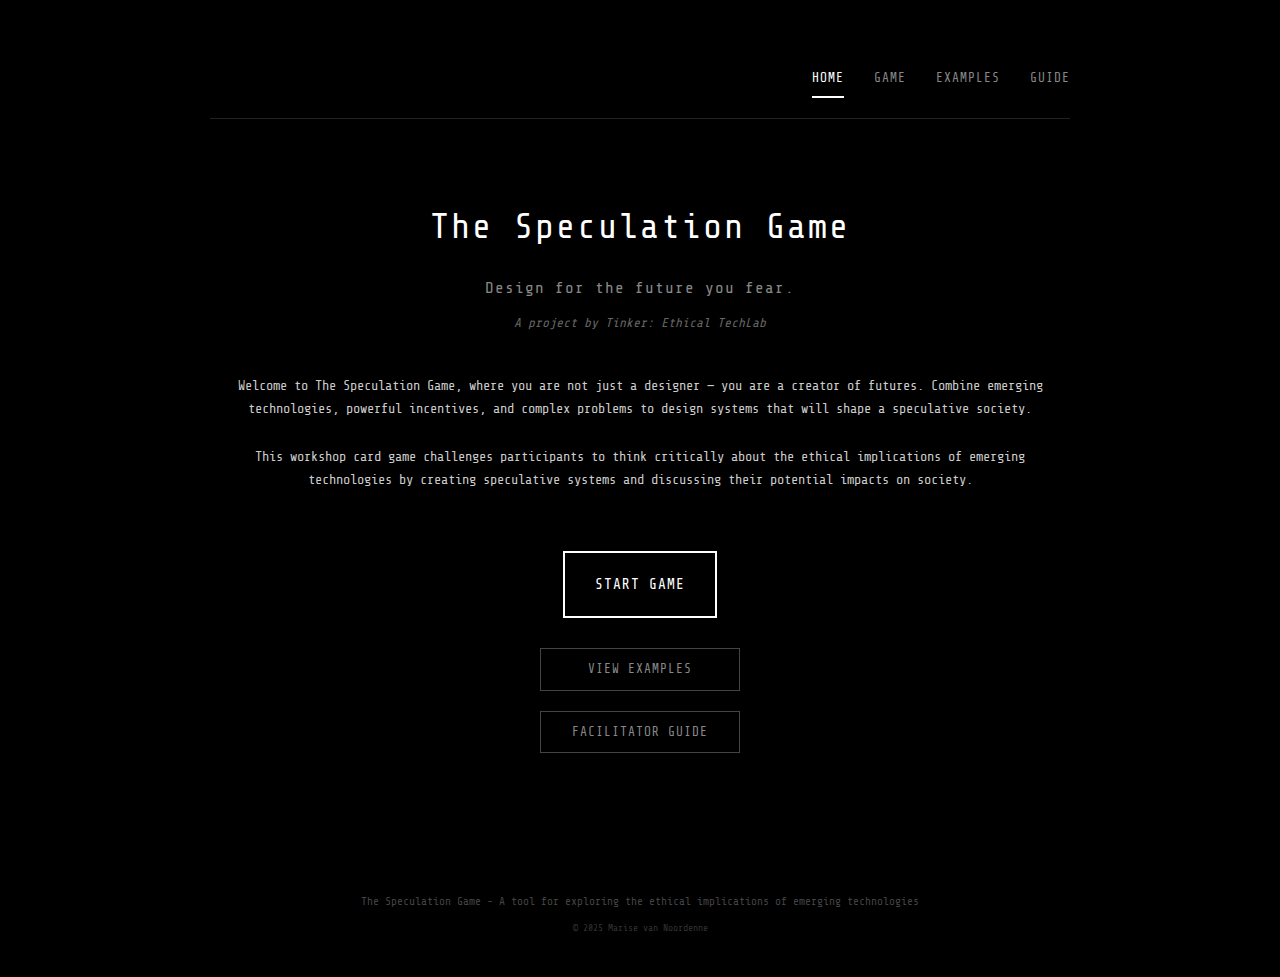
<file: index.html>
<!DOCTYPE html>
<html lang="en">
<head>
    <meta charset="UTF-8">
    <meta name="viewport" content="width=device-width, initial-scale=1.0">
    <title>#The Speculation Game</title>
    <link rel="stylesheet" href="styles.css">
    <link rel="icon" type="image/png" href="favicon.png">
    <link href="https://fonts.googleapis.com/css2?family=Share+Tech+Mono&display=swap" rel="stylesheet">
</head>
<body>
    <div class="container">
        <header class="header-compact header-compact-nav-only">
            <nav class="top-nav">
                <a href="index.html" class="nav-item active">Home</a>
                <a href="game.html" class="nav-item">Game</a>
                <a href="examples.html" class="nav-item">Examples</a>
                <a href="guide.html" class="nav-item">Guide</a>
            </nav>
        </header>
        
        <main class="home-main">
            <header class="home-header">
                <h1 class="home-title">The Speculation Game</h1>
                <p class="home-subtitle">Design for the future you fear.</p>
                <p class="home-tagline">A project by Tinker: Ethical TechLab</p>
            </header>

            <section class="home-intro">
                <div class="home-intro-content">
                    <p>Welcome to The Speculation Game, where you are not just a designer — you are a creator of futures. Combine emerging technologies, powerful incentives, and complex problems to design systems that will shape a speculative society.</p>
                    
                    <p>This workshop card game challenges participants to think critically about the ethical implications of emerging technologies by creating speculative systems and discussing their potential impacts on society.</p>
                </div>
            </section>

            <section class="home-actions">
                <div class="primary-action">
                    <a href="game.html" class="btn-start-game">
                        <span class="start-text">Start Game</span>
                    </a>
                </div>
                
                <div class="secondary-actions-home">
                    <a href="examples.html" class="home-link">View Examples</a>
                    <a href="guide.html" class="home-link">Facilitator Guide</a>
                </div>
            </section>
        </main>

        <footer class="footer">
            <p>The Speculation Game - A tool for exploring the ethical implications of emerging technologies</p>
            <p class="copyright">© 2025 Marise van Noordenne</p>
        </footer>
    </div>
</body>
</html>
</file>
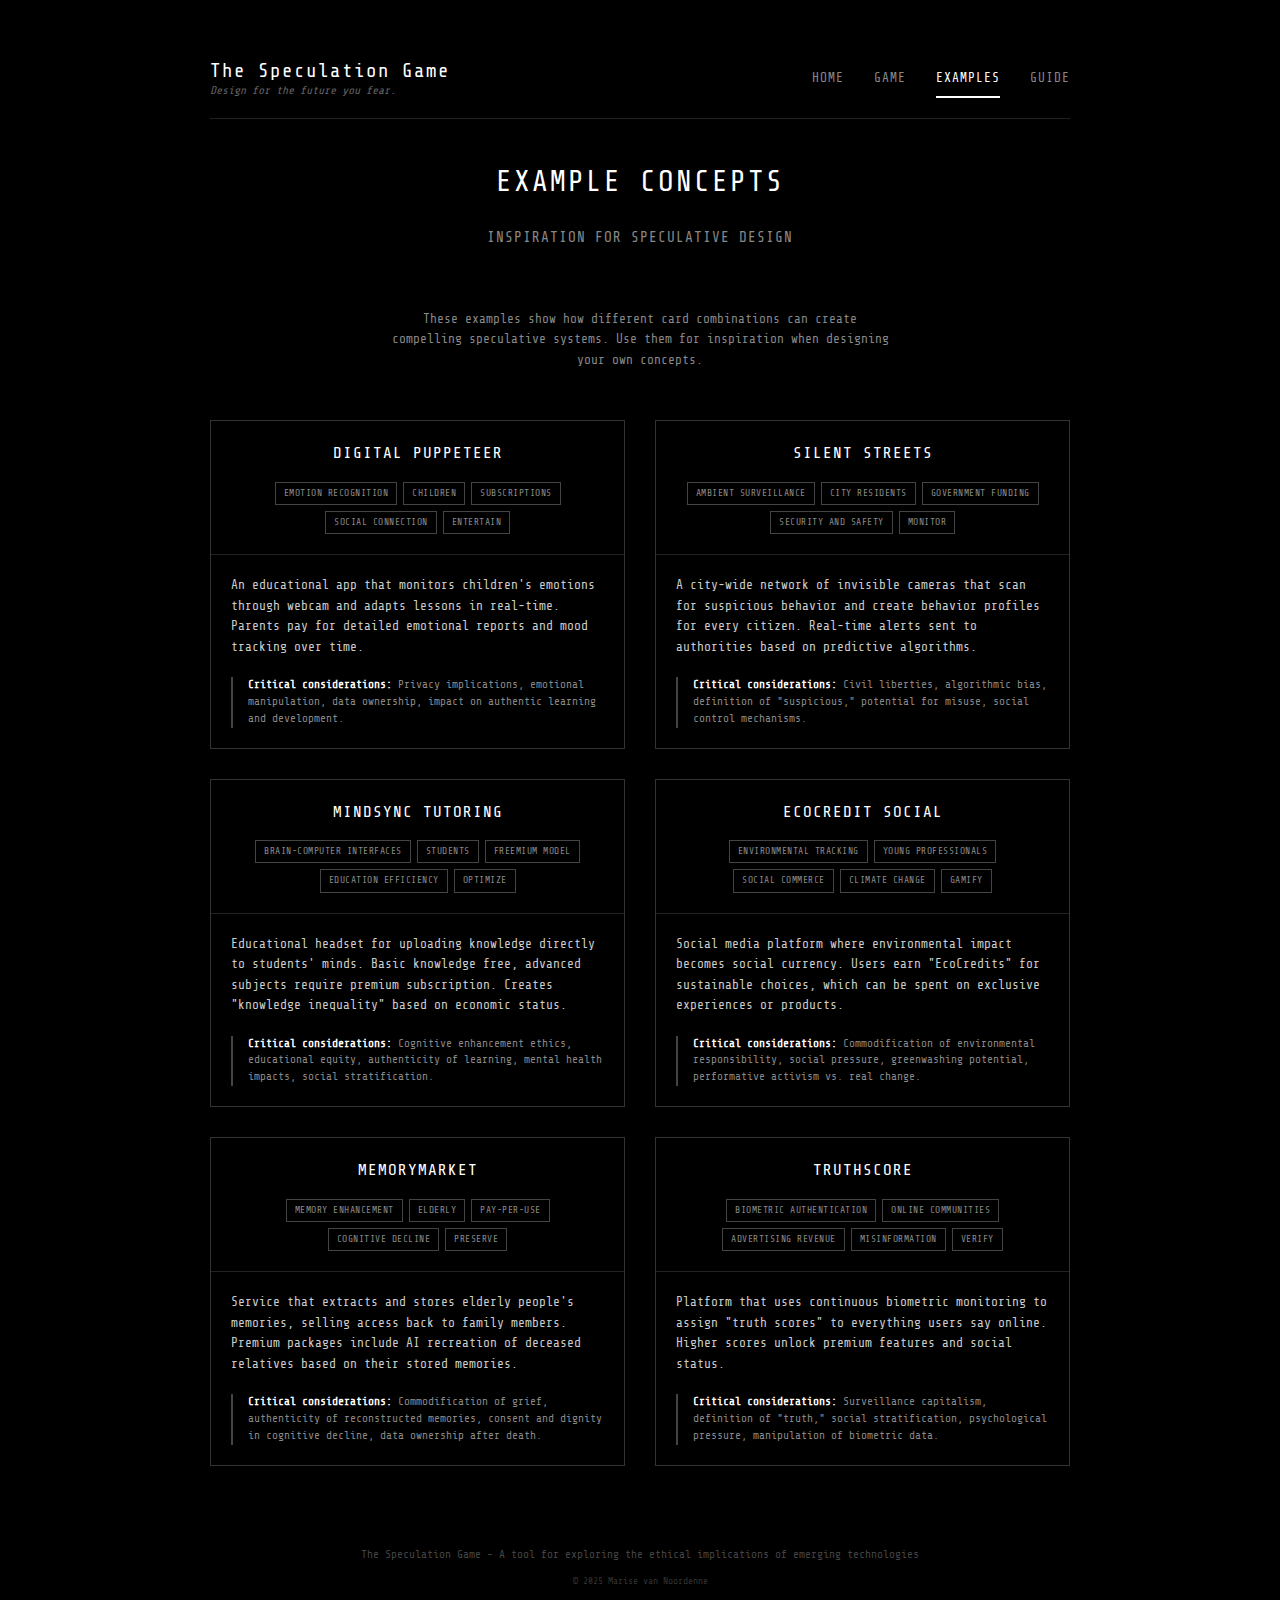
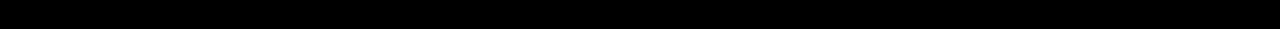
<file: examples.html>
<!DOCTYPE html>
<html lang="en">
<head>
    <meta charset="UTF-8">
    <meta name="viewport" content="width=device-width, initial-scale=1.0">
    <title>Example Concepts - The Speculation Game</title>
    <link rel="stylesheet" href="styles.css">
    <link href="https://fonts.googleapis.com/css2?family=Share+Tech+Mono&display=swap" rel="stylesheet">
</head>
<body>
    <div class="container">
        <header class="header-compact">
            <div class="header-left">
                <a href="index.html" class="title-link-compact">
                    <h1 class="title-compact">The Speculation Game</h1>
                    <p class="tagline-compact">Design for the future you fear.</p>
                </a>
            </div>
            
            <nav class="top-nav">
                <a href="index.html" class="nav-item">Home</a>
                <a href="game.html" class="nav-item">Game</a>
                <a href="examples.html" class="nav-item active">Examples</a>
                <a href="guide.html" class="nav-item">Guide</a>
            </nav>
        </header>
        
        <div class="page-header">
            <h2 class="page-title">Example Concepts</h2>
            <p class="page-subtitle">Inspiration for speculative design</p>
        </div>

        <main class="main">
            <section class="examples-section-main">
                <p class="section-intro">These examples show how different card combinations can create compelling speculative systems. Use them for inspiration when designing your own concepts.</p>
                
                <div class="examples-cards-grid">
                    <div class="example-card-container">
                        <div class="example-card-header">
                            <h4>Digital Puppeteer</h4>
                            <div class="example-cards-tags">
                                <span class="tag">Emotion Recognition</span>
                                <span class="tag">Children</span>
                                <span class="tag">Subscriptions</span>
                                <span class="tag">Social Connection</span>
                                <span class="tag">Entertain</span>
                            </div>
                        </div>
                        <div class="example-card-content">
                            <p class="example-description">An educational app that monitors children's emotions through webcam and adapts lessons in real-time. Parents pay for detailed emotional reports and mood tracking over time.</p>
                            <div class="example-analysis">
                                <strong>Critical considerations:</strong> Privacy implications, emotional manipulation, data ownership, impact on authentic learning and development.
                            </div>
                        </div>
                    </div>

                    <div class="example-card-container">
                        <div class="example-card-header">
                            <h4>Silent Streets</h4>
                            <div class="example-cards-tags">
                                <span class="tag">Ambient Surveillance</span>
                                <span class="tag">City Residents</span>
                                <span class="tag">Government Funding</span>
                                <span class="tag">Security and Safety</span>
                                <span class="tag">Monitor</span>
                            </div>
                        </div>
                        <div class="example-card-content">
                            <p class="example-description">A city-wide network of invisible cameras that scan for suspicious behavior and create behavior profiles for every citizen. Real-time alerts sent to authorities based on predictive algorithms.</p>
                            <div class="example-analysis">
                                <strong>Critical considerations:</strong> Civil liberties, algorithmic bias, definition of "suspicious," potential for misuse, social control mechanisms.
                            </div>
                        </div>
                    </div>

                    <div class="example-card-container">
                        <div class="example-card-header">
                            <h4>MindSync Tutoring</h4>
                            <div class="example-cards-tags">
                                <span class="tag">Brain-Computer Interfaces</span>
                                <span class="tag">Students</span>
                                <span class="tag">Freemium Model</span>
                                <span class="tag">Education Efficiency</span>
                                <span class="tag">Optimize</span>
                            </div>
                        </div>
                        <div class="example-card-content">
                            <p class="example-description">Educational headset for uploading knowledge directly to students' minds. Basic knowledge free, advanced subjects require premium subscription. Creates "knowledge inequality" based on economic status.</p>
                            <div class="example-analysis">
                                <strong>Critical considerations:</strong> Cognitive enhancement ethics, educational equity, authenticity of learning, mental health impacts, social stratification.
                            </div>
                        </div>
                    </div>

                    <div class="example-card-container">
                        <div class="example-card-header">
                            <h4>EcoCredit Social</h4>
                            <div class="example-cards-tags">
                                <span class="tag">Environmental Tracking</span>
                                <span class="tag">Young Professionals</span>
                                <span class="tag">Social Commerce</span>
                                <span class="tag">Climate Change</span>
                                <span class="tag">Gamify</span>
                            </div>
                        </div>
                        <div class="example-card-content">
                            <p class="example-description">Social media platform where environmental impact becomes social currency. Users earn "EcoCredits" for sustainable choices, which can be spent on exclusive experiences or products.</p>
                            <div class="example-analysis">
                                <strong>Critical considerations:</strong> Commodification of environmental responsibility, social pressure, greenwashing potential, performative activism vs. real change.
                            </div>
                        </div>
                    </div>

                    <div class="example-card-container">
                        <div class="example-card-header">
                            <h4>MemoryMarket</h4>
                            <div class="example-cards-tags">
                                <span class="tag">Memory Enhancement</span>
                                <span class="tag">Elderly</span>
                                <span class="tag">Pay-per-use</span>
                                <span class="tag">Cognitive Decline</span>
                                <span class="tag">Preserve</span>
                            </div>
                        </div>
                        <div class="example-card-content">
                            <p class="example-description">Service that extracts and stores elderly people's memories, selling access back to family members. Premium packages include AI recreation of deceased relatives based on their stored memories.</p>
                            <div class="example-analysis">
                                <strong>Critical considerations:</strong> Commodification of grief, authenticity of reconstructed memories, consent and dignity in cognitive decline, data ownership after death.
                            </div>
                        </div>
                    </div>

                    <div class="example-card-container">
                        <div class="example-card-header">
                            <h4>TruthScore</h4>
                            <div class="example-cards-tags">
                                <span class="tag">Biometric Authentication</span>
                                <span class="tag">Online Communities</span>
                                <span class="tag">Advertising Revenue</span>
                                <span class="tag">Misinformation</span>
                                <span class="tag">Verify</span>
                            </div>
                        </div>
                        <div class="example-card-content">
                            <p class="example-description">Platform that uses continuous biometric monitoring to assign "truth scores" to everything users say online. Higher scores unlock premium features and social status.</p>
                            <div class="example-analysis">
                                <strong>Critical considerations:</strong> Surveillance capitalism, definition of "truth," social stratification, psychological pressure, manipulation of biometric data.
                            </div>
                        </div>
                    </div>
                </div>
            </section>
        </main>

        <footer class="footer">
            <p>The Speculation Game - A tool for exploring the ethical implications of emerging technologies</p>
            <p class="copyright">© 2025 Marise van Noordenne</p>
        </footer>
    </div>
</body>
</html>
</file>
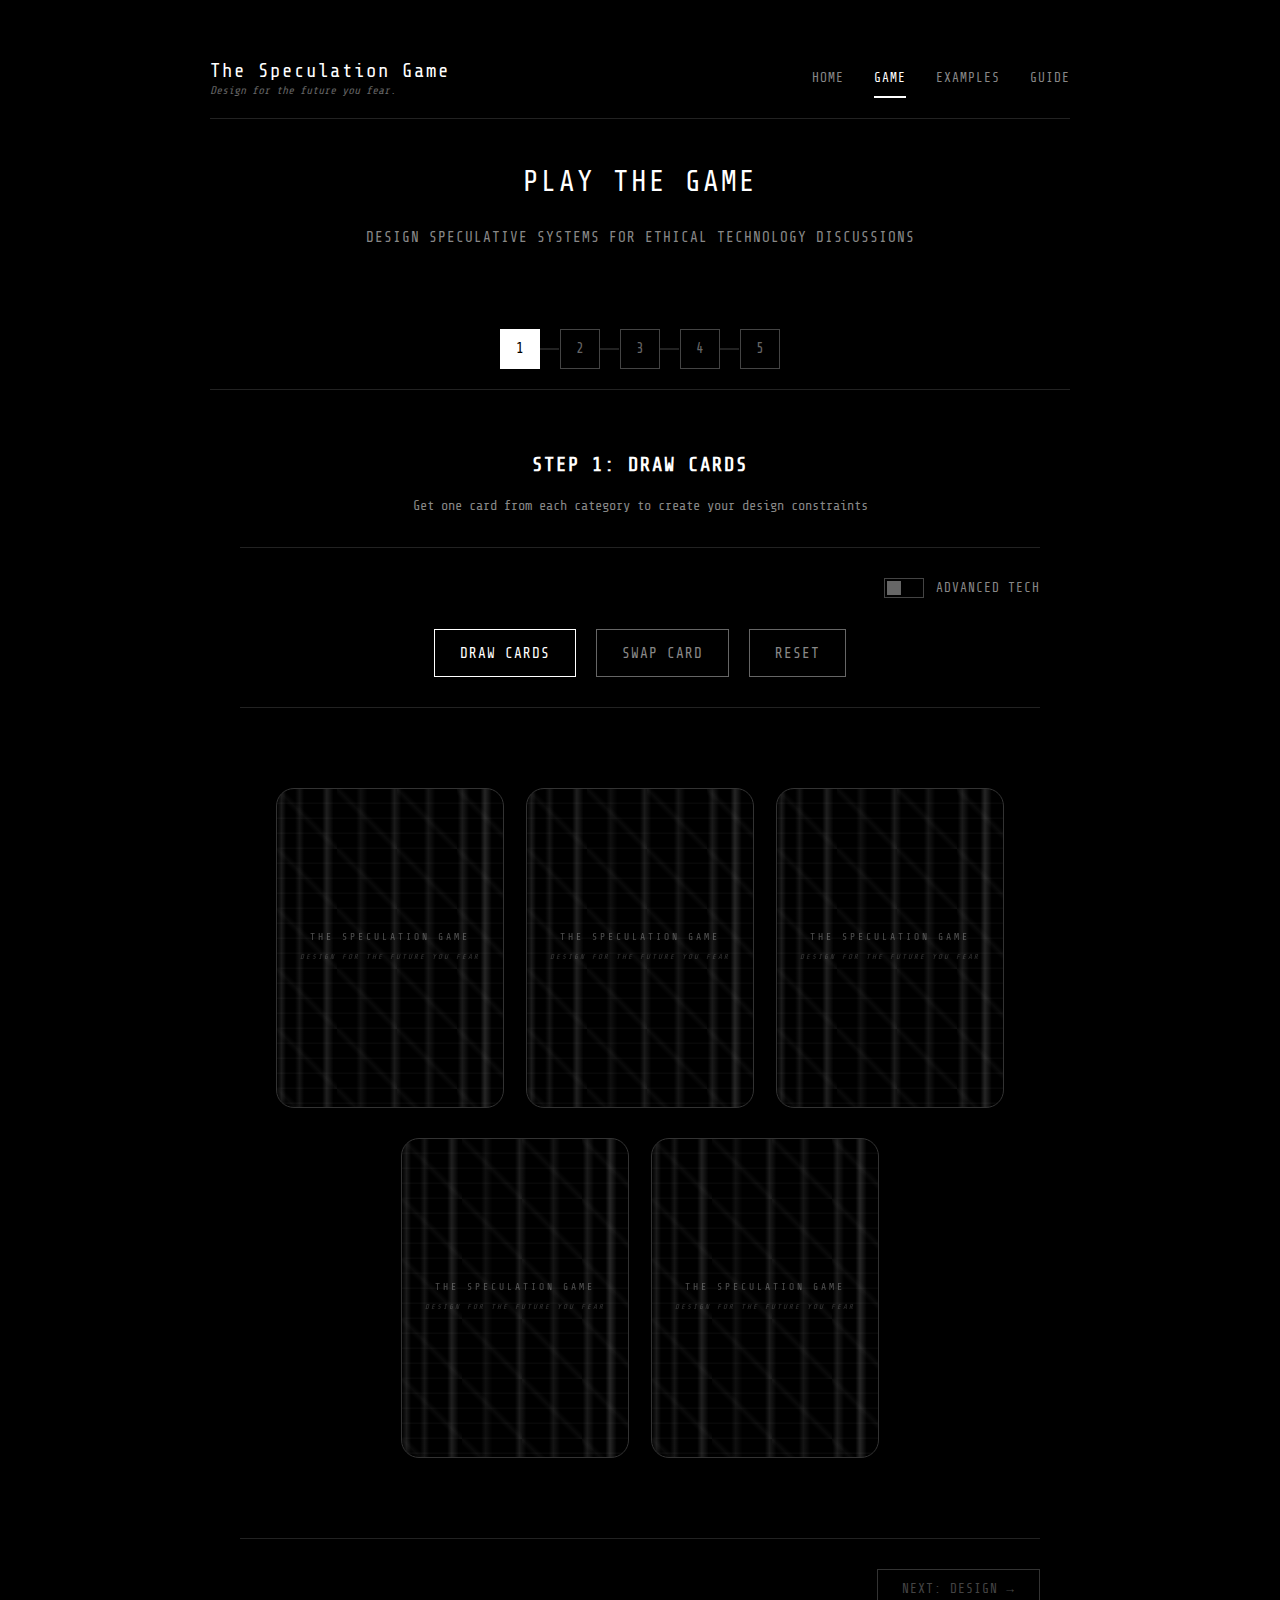
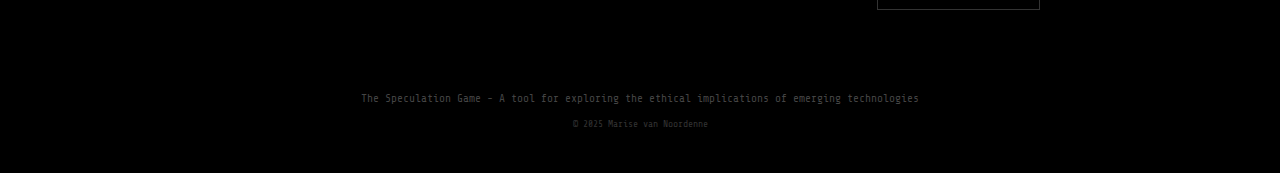
<file: game.html>
<!DOCTYPE html>
<html lang="en">
<head>
    <meta charset="UTF-8">
    <meta name="viewport" content="width=device-width, initial-scale=1.0">
    <title>#The Speculation Game</title>
    <link rel="stylesheet" href="styles.css">
    <link href="https://fonts.googleapis.com/css2?family=Share+Tech+Mono&display=swap" rel="stylesheet">
</head>
<body>
    <div class="container">
        <header class="header-compact">
            <div class="header-left">
                <a href="index.html" class="title-link-compact">
                    <h1 class="title-compact">The Speculation Game</h1>
                    <p class="tagline-compact">Design for the future you fear.</p>
                </a>
            </div>
            
            <nav class="top-nav">
                <a href="index.html" class="nav-item">Home</a>
                <a href="game.html" class="nav-item active">Game</a>
                <a href="examples.html" class="nav-item">Examples</a>
                <a href="guide.html" class="nav-item">Guide</a>
            </nav>
        </header>

        <div class="page-header">
            <h2 class="page-title">Play the Game</h2>
            <p class="page-subtitle">Design speculative systems for ethical technology discussions</p>
        </div>

        <main class="main">
            <!-- Step Progress Indicator -->
            <div class="step-progress">
                <div class="step-indicator active" data-step="1">1</div>
                <div class="step-indicator" data-step="2">2</div>
                <div class="step-indicator" data-step="3">3</div>
                <div class="step-indicator" data-step="4">4</div>
                <div class="step-indicator" data-step="5">5</div>
            </div>

            <section class="game-flow">
                <!-- Step 1: Draw Cards -->
                <div class="step-content active" id="step1">
                    <div class="step-header">
                        <h3>Step 1: Draw Cards</h3>
                        <p>Get one card from each category to create your design constraints</p>
                    </div>
                    
                    <div class="step-controls">
                        <div class="controls-header">
                            <div class="advanced-toggle-container">
                                <label class="toggle-label">
                                    <input type="checkbox" id="toggleAdvanced" class="toggle-input">
                                    <span class="toggle-slider"></span>
                                    <span class="toggle-text">Advanced Tech</span>
                                </label>
                            </div>
                        </div>
                        
                        <div class="action-buttons">
                            <button id="drawAllCards" class="btn-action">Draw Cards</button>
                            <button id="drawIndividual" class="btn-action">Swap Card</button>
                            <button id="resetCards" class="btn-action">Reset</button>
                        </div>
                    </div>

                    <div class="cards-container" id="cardsContainer">
                        <div class="card-slot" data-category="technology">
                            <div class="card-inner">
                                <div class="card-back">
                                    <div class="card-back-content">
                                        <div class="card-back-logo">⚡</div>
                                        <div class="card-back-title">The Speculation Game</div>
                                        <div class="card-back-subtitle">Design for the future you fear</div>
                                    </div>
                                </div>
                                <div class="card-front">
                                    <div class="card-header">
                                        <h3 id="technologyHeader">Technology</h3>
                                    </div>
                                    <div class="card-content" id="technologyCard">
                                        <div class="draw-prompt">Click "Draw Cards" or "Swap Card" to reveal a Technology card</div>
                                    </div>
                                </div>
                            </div>
                        </div>

                        <div class="card-slot" data-category="target">
                            <div class="card-inner">
                                <div class="card-back">
                                    <div class="card-back-content">
                                        <div class="card-back-logo">⚡</div>
                                        <div class="card-back-title">The Speculation Game</div>
                                        <div class="card-back-subtitle">Design for the future you fear</div>
                                    </div>
                                </div>
                                <div class="card-front">
                                    <div class="card-header">
                                        <h3>Target Group</h3>
                                    </div>
                                    <div class="card-content" id="targetCard">
                                        <div class="draw-prompt">Click "Draw Cards" or "Swap Card" to reveal a Target Group card</div>
                                    </div>
                                </div>
                            </div>
                        </div>

                        <div class="card-slot" data-category="revenue">
                            <div class="card-inner">
                                <div class="card-back">
                                    <div class="card-back-content">
                                        <div class="card-back-logo">⚡</div>
                                        <div class="card-back-title">The Speculation Game</div>
                                        <div class="card-back-subtitle">Design for the future you fear</div>
                                    </div>
                                </div>
                                <div class="card-front">
                                    <div class="card-header">
                                        <h3>Revenue Model</h3>
                                    </div>
                                    <div class="card-content" id="revenueCard">
                                        <div class="draw-prompt">Click "Draw Cards" or "Swap Card" to reveal a Revenue Model card</div>
                                    </div>
                                </div>
                            </div>
                        </div>

                        <div class="card-slot" data-category="problem">
                            <div class="card-inner">
                                <div class="card-back">
                                    <div class="card-back-content">
                                        <div class="card-back-logo">⚡</div>
                                        <div class="card-back-title">The Speculation Game</div>
                                        <div class="card-back-subtitle">Design for the future you fear</div>
                                    </div>
                                </div>
                                <div class="card-front">
                                    <div class="card-header">
                                        <h3>Problem</h3>
                                    </div>
                                    <div class="card-content" id="problemCard">
                                        <div class="draw-prompt">Click "Draw Cards" or "Swap Card" to reveal a Problem card</div>
                                    </div>
                                </div>
                            </div>
                        </div>

                        <div class="card-slot" data-category="purpose">
                            <div class="card-inner">
                                <div class="card-back">
                                    <div class="card-back-content">
                                        <div class="card-back-logo">⚡</div>
                                        <div class="card-back-title">The Speculation Game</div>
                                        <div class="card-back-subtitle">Design for the future you fear</div>
                                    </div>
                                </div>
                                <div class="card-front">
                                    <div class="card-header">
                                        <h3>Primary Purpose</h3>
                                    </div>
                                    <div class="card-content" id="purposeCard">
                                        <div class="draw-prompt">Click "Draw Cards" or "Swap Card" to reveal a Purpose card</div>
                                    </div>
                                </div>
                            </div>
                        </div>
                    </div>

                    <div class="step-navigation">
                        <div></div>
                        <button id="nextToStep2" class="btn-next" disabled title="Draw at least one card to continue">Next: Design →</button>
                    </div>
                </div>

                <!-- Step 2: Design Your System -->
                <div class="step-content" id="step2">
                    <div class="step-header">
                        <h3>Step 2: Design Your System</h3>
                        <p>Use the combination of your cards to design a speculative technology, product, or service. Be creative but stay within the logic of your cards.</p>
                    </div>

                    <div class="concept-summary" id="conceptSummary2">
                        <!-- Concept summary will be displayed here -->
                    </div>

                    <div class="concept-input-area">
                        <h4>Describe Your Concept:</h4>
                        <textarea id="conceptText" placeholder="Describe your speculative system here. What does it do? How does it work? Who uses it? What makes it compelling or concerning?"></textarea>
                        <p class="input-hint">Be specific about how your system combines the elements from your cards. Consider both positive uses and potential negative implications.</p>
                    </div>

                    <div class="step-navigation">
                        <button id="backToStep1" class="btn-back" title="Go back to change your cards">← Change Cards</button>
                        <button id="nextToStep3" class="btn-next" title="Continue to prototyping">Next: Prototype →</button>
                    </div>
                </div>

                <!-- Step 3: Develop Your Prototype -->
                <div class="step-content" id="step3">
                    <div class="step-header">
                        <h3>Step 3: Develop Your Prototype</h3>
                        <p>Use the tools and materials provided to make a digital or paper prototype. It can be as detailed as you feel comfortable with - a sketch or elaborate story is also fine.</p>
                    </div>

                    <div class="concept-summary" id="conceptSummary3">
                        <!-- Concept summary will be displayed here -->
                    </div>

                    <div class="step-navigation">
                        <button id="backToStep2" class="btn-back" title="Go back to design phase">← Back to Design</button>
                        <button id="nextToStep4" class="btn-next" title="Continue to presentation">Next: Present →</button>
                    </div>
                </div>

                <!-- Step 4: Present Your Concept -->
                <div class="step-content" id="step4">
                    <div class="step-header">
                        <h3>Step 4: Present Your Concept</h3>
                        <p>Share your concept with other players. What does it do? Who benefits? Who is harmed? Why would it be used?</p>
                    </div>

                    <div class="concept-summary" id="conceptSummary4">
                        <!-- Concept summary will be displayed here -->
                    </div>

                    <div class="step-navigation">
                        <button id="backToStep3" class="btn-back" title="Go back to prototyping">← Back to Prototype</button>
                        <button id="nextToStep5" class="btn-next" title="Continue to reflection">Next: Reflect →</button>
                    </div>
                </div>

                <!-- Step 5: Reflect and Discuss -->
                <div class="step-content" id="step5">
                    <div class="step-header">
                        <h3>Step 5: Reflect and Discuss</h3>
                        <p>Players can ask critical questions about the implications and impact of your system.</p>
                    </div>

                    <div class="concept-summary" id="conceptSummary5">
                        <!-- Concept summary will be displayed here -->
                    </div>
                    
                    <div class="questions">
                        <div class="question-card">
                            <h4>Critical Questions to Ask:</h4>
                            <ul>
                                <li>What is the hidden impact of your system?</li>
                                <li>Can your system be used for harm as well as good?</li>
                                <li>What would happen if this system became widely adopted?</li>
                                <li>Who benefits from this system? Who is harmed?</li>
                                <li>What assumptions does your design make about users?</li>
                            </ul>
                        </div>
                    </div>

                    <div class="step-navigation">
                        <button id="backToStep4" class="btn-back" title="Go back to presentation">← Back to Present</button>
                        <button id="startOver" class="btn-next" title="Start a new game">Start New Game</button>
                    </div>
                </div>
            </section>
        </main>

        <footer class="footer">
            <p>The Speculation Game - A tool for exploring the ethical implications of emerging technologies</p>
            <p class="copyright">© 2025 Marise van Noordenne</p>
        </footer>
    </div>

    <script src="script.js"></script>
</body>
</html>
</file>
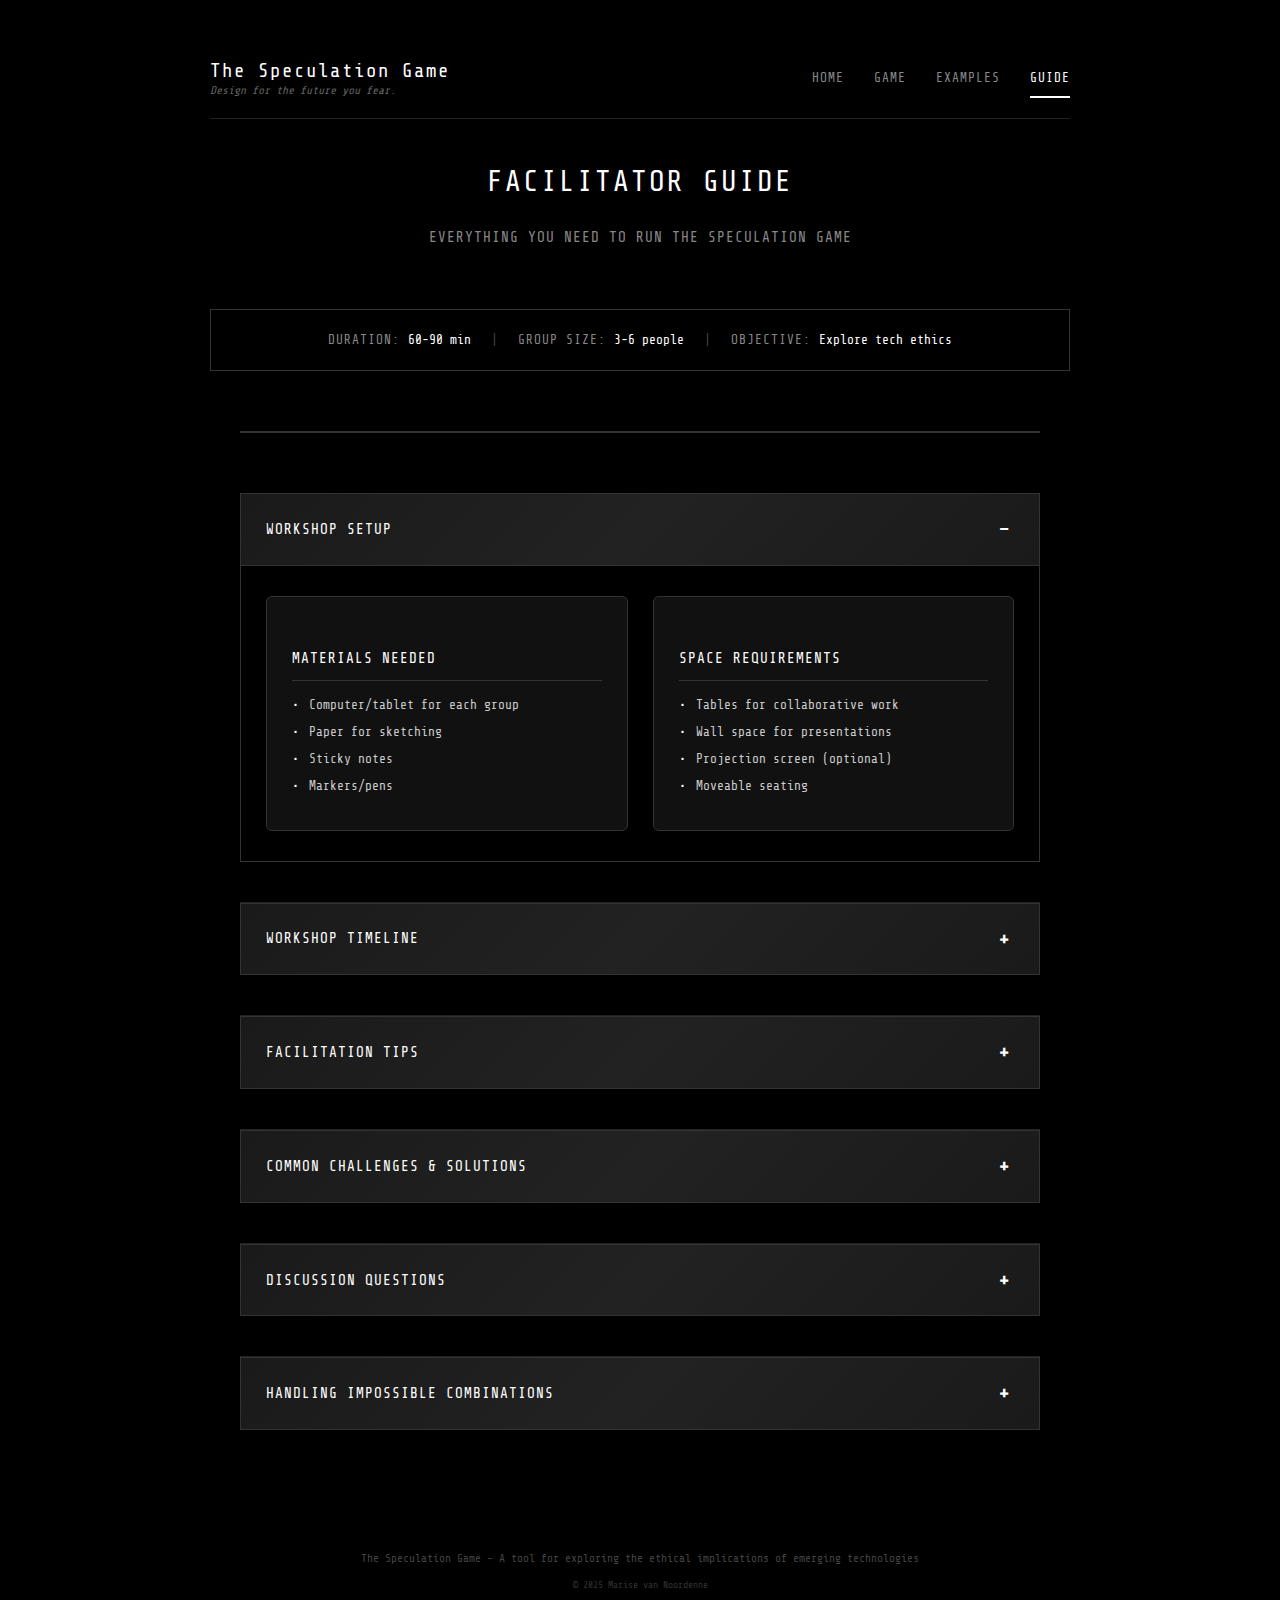
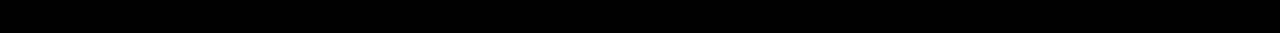
<file: guide.html>
<!DOCTYPE html>
<html lang="en">
<head>
    <meta charset="UTF-8">
    <meta name="viewport" content="width=device-width, initial-scale=1.0">
    <title>Facilitator Guide - The Speculation Game</title>
    <link rel="stylesheet" href="styles.css">
    <link href="https://fonts.googleapis.com/css2?family=Share+Tech+Mono&display=swap" rel="stylesheet">
</head>
<body>
    <div class="container">
        <header class="header-compact">
            <div class="header-left">
                <a href="index.html" class="title-link-compact">
                    <h1 class="title-compact">The Speculation Game</h1>
                    <p class="tagline-compact">Design for the future you fear.</p>
                </a>
            </div>
            
            <nav class="top-nav">
                <a href="index.html" class="nav-item">Home</a>
                <a href="game.html" class="nav-item">Game</a>
                <a href="examples.html" class="nav-item">Examples</a>
                <a href="guide.html" class="nav-item active">Guide</a>
            </nav>
        </header>
        
        <div class="page-header">
            <h2 class="page-title">Facilitator Guide</h2>
            <p class="page-subtitle">Everything you need to run The Speculation Game</p>
        </div>

        <main class="main">
            <!-- Quick Overview -->
            <section class="guide-overview">
                <div class="quick-facts-compact">
                    <div class="fact-item">
                        <span class="fact-label">Duration:</span>
                        <span class="fact-value">60-90 min</span>
                    </div>
                    <div class="fact-separator">|</div>
                    <div class="fact-item">
                        <span class="fact-label">Group Size:</span>
                        <span class="fact-value">3-6 people</span>
                    </div>
                    <div class="fact-separator">|</div>
                    <div class="fact-item">
                        <span class="fact-label">Objective:</span>
                        <span class="fact-value">Explore tech ethics</span>
                    </div>
                </div>
            </section>

            <section class="facilitator-guide">
                <!-- Workshop Setup -->
                <div class="guide-section collapsible-section">
                    <div class="section-header" onclick="toggleSection('setup')">
                        <h4>Workshop Setup</h4>
                        <span class="toggle-indicator" id="setup-indicator">+</span>
                    </div>
                    <div class="section-content" id="setup-content">
                        <div class="setup-grid">
                            <div class="setup-card">
                                <h5>Materials Needed</h5>
                                <ul>
                                    <li>Computer/tablet for each group</li>
                                    <li>Paper for sketching</li>
                                    <li>Sticky notes</li>
                                    <li>Markers/pens</li>
                                </ul>
                            </div>
                            <div class="setup-card">
                                <h5>Space Requirements</h5>
                                <ul>
                                    <li>Tables for collaborative work</li>
                                    <li>Wall space for presentations</li>
                                    <li>Projection screen (optional)</li>
                                    <li>Moveable seating</li>
                                </ul>
                            </div>
                        </div>
                    </div>
                </div>

                <!-- Workshop Timeline -->
                <div class="guide-section collapsible-section">
                    <div class="section-header" onclick="toggleSection('timeline')">
                        <h4>Workshop Timeline</h4>
                        <span class="toggle-indicator" id="timeline-indicator">+</span>
                    </div>
                    <div class="section-content" id="timeline-content">
                        <div class="timeline">
                            <div class="timeline-item">
                                <div class="timeline-time">10 min</div>
                                <div class="timeline-content">
                                    <h5>Opening & Introduction</h5>
                                    <ul>
                                        <li>Introduce speculative design concept</li>
                                        <li>Explain the game objectives</li>
                                        <li>Set expectations for uncomfortable ideas</li>
                                    </ul>
                                </div>
                            </div>
                            <div class="timeline-item">
                                <div class="timeline-time">30-40 min</div>
                                <div class="timeline-content">
                                    <h5>Card Drawing & System Design</h5>
                                    <ul>
                                        <li>Groups draw and review their cards</li>
                                        <li>Brainstorm and design their systems</li>
                                        <li>Develop specific implementation details</li>
                                    </ul>
                                </div>
                            </div>
                            <div class="timeline-item">
                                <div class="timeline-time">20-30 min</div>
                                <div class="timeline-content">
                                    <h5>Presentations & Discussion</h5>
                                    <ul>
                                        <li>Each group presents (3-5 minutes)</li>
                                        <li>Q&A and critical questioning</li>
                                        <li>Focus on implications, not feasibility</li>
                                    </ul>
                                </div>
                            </div>
                            <div class="timeline-item">
                                <div class="timeline-time">10-15 min</div>
                                <div class="timeline-content">
                                    <h5>Group Reflection</h5>
                                    <ul>
                                        <li>Identify patterns across concepts</li>
                                        <li>Connect to current tech trends</li>
                                        <li>Discuss actionable insights</li>
                                    </ul>
                                </div>
                            </div>
                        </div>
                    </div>
                </div>

                <!-- Facilitation Tips -->
                <div class="guide-section collapsible-section">
                    <div class="section-header" onclick="toggleSection('facilitation')">
                        <h4>Facilitation Tips</h4>
                        <span class="toggle-indicator" id="facilitation-indicator">+</span>
                    </div>
                    <div class="section-content" id="facilitation-content">
                        <div class="tips-grid">
                            <div class="tip-card">
                                <h5>Encourage Speculation</h5>
                                <p>Remind participants there are no "wrong" answers, only different futures to explore.</p>
                            </div>
                            <div class="tip-card">
                                <h5>Push for Specifics</h5>
                                <p>Ask "How exactly would this work?" and "What would this look like in practice?"</p>
                            </div>
                            <div class="tip-card">
                                <h5>Focus on Implications</h5>
                                <p>Guide discussion toward unintended consequences and ethical considerations.</p>
                            </div>
                            <div class="tip-card">
                                <h5>Embrace Discomfort</h5>
                                <p>The best concepts often feel unsettling - that's exactly the point of this exercise.</p>
                            </div>
                        </div>
                    </div>
                </div>

                <!-- Common Challenges -->
                <div class="guide-section collapsible-section">
                    <div class="section-header" onclick="toggleSection('challenges')">
                        <h4>Common Challenges & Solutions</h4>
                        <span class="toggle-indicator" id="challenges-indicator">+</span>
                    </div>
                    <div class="section-content" id="challenges-content">
                        <div class="challenges-list">
                            <div class="challenge-item">
                                <div class="challenge-problem">Participants are too optimistic</div>
                                <div class="challenge-solution">→ Gently push them to consider negative implications and unintended consequences</div>
                            </div>
                            <div class="challenge-item">
                                <div class="challenge-problem">Concepts are too abstract</div>
                                <div class="challenge-solution">→ Ask for specific details about how the system would work in practice</div>
                            </div>
                            <div class="challenge-item">
                                <div class="challenge-problem">Fear of being "wrong"</div>
                                <div class="challenge-solution">→ Emphasize this is speculation - we're exploring possibilities, not predicting</div>
                            </div>
                            <div class="challenge-item">
                                <div class="challenge-problem">Getting stuck on one card</div>
                                <div class="challenge-solution">→ Remind them all cards must be incorporated somehow, even loosely</div>
                            </div>
                            <div class="challenge-item">
                                <div class="challenge-problem">Too focused on technology</div>
                                <div class="challenge-solution">→ Encourage equal consideration of human, social, and economic factors</div>
                            </div>
                        </div>
                    </div>
                </div>

                <!-- Discussion Questions -->
                <div class="guide-section collapsible-section">
                    <div class="section-header" onclick="toggleSection('questions')">
                        <h4>Discussion Questions</h4>
                        <span class="toggle-indicator" id="questions-indicator">+</span>
                    </div>
                    <div class="section-content" id="questions-content">
                        <div class="questions-grid">
                            <div class="questions-column">
                                <h5>For Individual Concepts</h5>
                                <ul class="question-list">
                                    <li>What is the hidden impact of your system?</li>
                                    <li>Can your system be used for harm as well as good?</li>
                                    <li>What assumptions does your design make about users?</li>
                                    <li>Who has power in this system? Who doesn't?</li>
                                    <li>What happens if this system fails or is misused?</li>
                                </ul>
                            </div>
                            <div class="questions-column">
                                <h5>For Group Reflection</h5>
                                <ul class="question-list">
                                    <li>What patterns do you notice across all concepts?</li>
                                    <li>Which concepts felt most plausible? Most disturbing?</li>
                                    <li>How do these reflect current technological trends?</li>
                                    <li>What can we learn about our present from these futures?</li>
                                    <li>How might we shape technology to avoid harmful outcomes?</li>
                                </ul>
                            </div>
                        </div>
                    </div>
                </div>

                <!-- Impossible Combinations -->
                <div class="guide-section collapsible-section">
                    <div class="section-header" onclick="toggleSection('impossible')">
                        <h4>Handling Impossible Combinations</h4>
                        <span class="toggle-indicator" id="impossible-indicator">+</span>
                    </div>
                    <div class="section-content" id="impossible-content">
                        <p class="section-intro">When participants draw seemingly impossible or contradictory combinations:</p>
                        
                        <div class="options-grid">
                            <div class="option-card">
                                <h5>1. Re-draw One Card</h5>
                                <p>Allow replacing one card that seems completely out of place. Use sparingly - "impossible" combinations often lead to the most interesting insights.</p>
                            </div>
                            <div class="option-card">
                                <h5>2. Challenge Them to Make It Work</h5>
                                <p>Encourage creative, satirical, or darkly humorous solutions. Ask: "In what world would this combination make sense?"</p>
                            </div>
                            <div class="option-card">
                                <h5>3. Reframe the Problem</h5>
                                <p>Think about how this could exist in a speculative, dystopian world. Sometimes forcing unlikely elements together reveals the most.</p>
                            </div>
                        </div>
                    </div>
                </div>
            </section>
        </main>

        <footer class="footer">
            <p>The Speculation Game - A tool for exploring the ethical implications of emerging technologies</p>
            <p class="copyright">© 2025 Marise van Noordenne</p>
        </footer>
    </div>

    <script>
        function toggleSection(sectionId) {
            const content = document.getElementById(sectionId + '-content');
            const indicator = document.getElementById(sectionId + '-indicator');
            
            if (content.style.display === 'none' || content.style.display === '') {
                content.style.display = 'block';
                indicator.textContent = '−';
                indicator.style.transform = 'rotate(0deg)';
            } else {
                content.style.display = 'none';
                indicator.textContent = '+';
                indicator.style.transform = 'rotate(0deg)';
            }
        }

        // Initialize all sections as collapsed except the first one
        document.addEventListener('DOMContentLoaded', function() {
            const sections = ['setup', 'timeline', 'facilitation', 'challenges', 'questions', 'impossible'];
            sections.forEach((sectionId, index) => {
                const content = document.getElementById(sectionId + '-content');
                const indicator = document.getElementById(sectionId + '-indicator');
                
                if (index === 0) {
                    // Keep first section open
                    content.style.display = 'block';
                    indicator.textContent = '−';
                } else {
                    // Close other sections
                    content.style.display = 'none';
                    indicator.textContent = '+';
                }
            });
        });
    </script>
</body>
</html>
</file>
<file: styles.css>
/* CSS Reset and Base Styles */
* {
    margin: 0;
    padding: 0;
    box-sizing: border-box;
}

body {
    font-family: 'Share Tech Mono', 'Courier New', 'Monaco', 'Menlo', monospace;
    line-height: 1.6;
    color: #ffffff;
    background: #000000;
    min-height: 100vh;
}

.container {
    max-width: 900px;
    margin: 0 auto;
    padding: 40px 20px;
}

/* Header Styles */
.header {
    text-align: center;
    margin-bottom: 80px;
}

.title {
    font-size: 2rem;
    font-weight: normal;
    margin-bottom: 20px;
    letter-spacing: 2px;
    color: #ffffff;
}

.subtitle {
    font-size: 1rem;
    font-weight: normal;
    margin-bottom: 10px;
    color: #888888;
    letter-spacing: 1px;
}

.tagline {
    font-size: 0.8rem;
    font-weight: normal;
    color: #666666;
    font-style: italic;
    margin-bottom: 30px;
}

.page-subtitle {
    font-size: 0.9rem;
    font-weight: normal;
    color: #888888;
    margin-bottom: 0;
    margin-top: 20px;
    text-transform: uppercase;
    letter-spacing: 1px;
}

/* Compact Header Layout */
.header-compact {
    display: flex;
    justify-content: space-between;
    align-items: center;
    padding: 20px 0;
    margin-bottom: 40px;
    border-bottom: 1px solid #222222;
}

.header-left {
    display: flex;
    align-items: center;
}

.title-link-compact {
    text-decoration: none;
    color: inherit;
    display: block;
    transition: all 0.3s ease;
}

.title-link-compact:hover {
    opacity: 0.8;
}

.title-compact {
    font-size: 1.2rem;
    font-weight: normal;
    margin-bottom: 4px;
    letter-spacing: 2px;
    color: #ffffff;
    line-height: 1;
}

.tagline-compact {
    font-size: 0.7rem;
    font-weight: normal;
    color: #666666;
    font-style: italic;
    margin-bottom: 0;
    line-height: 1;
}

/* Navigation-only header variant for home page */
.header-compact-nav-only {
    justify-content: flex-end;
    padding: 20px 0;
    margin-bottom: 0;
}

/* Page Header for subpages */
.page-header {
    text-align: center;
    margin-bottom: 60px;
}

.page-title {
    font-size: 1.8rem;
    font-weight: normal;
    margin-bottom: 15px;
    letter-spacing: 2px;
    color: #ffffff;
    text-transform: uppercase;
}

.page-subtitle {
    font-size: 0.9rem;
    font-weight: normal;
    color: #888888;
    margin-bottom: 0;
    text-transform: uppercase;
    letter-spacing: 1px;
}

/* Top Navigation */
.top-nav {
    display: flex;
    justify-content: flex-end;
    gap: 30px;
    padding: 0;
    margin: 0;
    border: none;
}

.nav-item {
    color: #888888;
    text-decoration: none;
    font-size: 0.8rem;
    text-transform: uppercase;
    letter-spacing: 1px;
    padding: 8px 0;
    transition: all 0.3s ease;
    border-bottom: 2px solid transparent;
}

.nav-item:hover {
    color: #ffffff;
}

.nav-item.active {
    color: #ffffff;
    border-bottom-color: #ffffff;
}

/* Clickable Title Link */
.title-link {
    text-decoration: none;
    color: inherit;
    display: inline-block;
    transition: all 0.3s ease;
}

.title-link:hover {
    opacity: 0.8;
}

.title-link .title,
.title-link .home-title {
    margin-bottom: 20px;
}

/* Navigation */
.navigation {
    margin-top: 30px;
    display: flex;
    gap: 20px;
    justify-content: center;
    flex-wrap: wrap;
}

.nav-link {
    color: #888888;
    text-decoration: none;
    font-size: 0.8rem;
    text-transform: uppercase;
    letter-spacing: 1px;
    border: 1px solid #444444;
    padding: 8px 16px;
    transition: all 0.3s ease;
    display: inline-block;
}

.nav-link:hover {
    color: #ffffff;
    border-color: #ffffff;
}

/* Main Content */
.main {
    background: transparent;
    border: none;
    padding: 0;
    margin-bottom: 0;
}

/* Intro Section */
.intro {
    text-align: center;
    margin-bottom: 60px;
    max-width: 600px;
    margin-left: auto;
    margin-right: auto;
}

.intro-content p {
    font-size: 0.9rem;
    margin-bottom: 40px;
    color: #cccccc;
    line-height: 1.8;
}

/* Game Flow - Step-based Layout */
.game-flow {
    margin-bottom: 80px;
}

/* Step Progress Indicator */
.step-progress {
    display: flex;
    justify-content: center;
    align-items: center;
    gap: 20px;
    margin-bottom: 60px;
    padding: 20px 0;
    border-bottom: 1px solid #222222;
}

.step-indicator {
    width: 40px;
    height: 40px;
    border: 1px solid #444444;
    display: flex;
    align-items: center;
    justify-content: center;
    font-size: 0.9rem;
    color: #666666;
    background: transparent;
    transition: all 0.3s ease;
    position: relative;
}

.step-indicator.active {
    border-color: #ffffff;
    color: #ffffff;
    background: #ffffff;
    color: #000000;
}

.step-indicator.completed {
    border-color: #888888;
    color: #888888;
    background: #333333;
}

/* Add connection lines between steps */
.step-indicator:not(:last-child)::after {
    content: '';
    position: absolute;
    right: -20px;
    top: 50%;
    transform: translateY(-50%);
    width: 20px;
    height: 1px;
    background: #444444;
    z-index: -1;
}

.step-indicator.completed:not(:last-child)::after {
    background: #888888;
}

/* Step Content */
.step-content {
    display: none;
    max-width: 800px;
    margin: 0 auto;
}

.step-content.active {
    display: block;
}

.step-header {
    text-align: center;
    margin-bottom: 30px;
}

.step-header h3 {
    color: #ffffff;
    font-size: 1.2rem;
    text-transform: uppercase;
    letter-spacing: 2px;
    margin-bottom: 15px;
}

.step-header p {
    color: #888888;
    font-size: 0.85rem;
    line-height: 1.6;
    max-width: 600px;
    margin: 0 auto;
}

/* Drawn Cards Summary */
.drawn-cards-summary {
    display: grid;
    grid-template-columns: repeat(6, 1fr);
    grid-template-rows: repeat(2, auto);
    gap: 20px;
    margin-bottom: 40px;
    padding: 30px;
    border: 1px solid #333333;
    background: transparent;
    justify-items: center;
}

/* Position summary cards in triangle formation */
.drawn-cards-summary .summary-card:nth-child(1) {
    grid-column: 1 / 3;
    grid-row: 1;
}

.drawn-cards-summary .summary-card:nth-child(2) {
    grid-column: 3 / 5;
    grid-row: 1;
}

.drawn-cards-summary .summary-card:nth-child(3) {
    grid-column: 5 / 7;
    grid-row: 1;
}

.drawn-cards-summary .summary-card:nth-child(4) {
    grid-column: 2 / 4;
    grid-row: 2;
}

.drawn-cards-summary .summary-card:nth-child(5) {
    grid-column: 4 / 6;
    grid-row: 2;
}

.summary-card {
    text-align: center;
    padding: 0;
    border: 1px solid #444444;
    background: transparent;
    border-radius: 8px;
    overflow: hidden;
}

.summary-card h4 {
    color: #ffffff;
    font-size: 0.7rem;
    text-transform: uppercase;
    letter-spacing: 1px;
    margin-bottom: 0;
    font-weight: bold;
    padding: 10px;
    background: linear-gradient(135deg, #2a2a2a 0%, #333333 50%, #2a2a2a 100%);
    border-top: 3px solid #666666;
}

.summary-card .card-content-summary {
    padding: 15px;
    background: transparent;
}

.summary-card .card-title {
    color: #ffffff;
    font-size: 0.8rem;
    margin-bottom: 8px;
    font-weight: normal;
}

.summary-card .card-description {
    color: #888888;
    font-size: 0.65rem;
    line-height: 1.4;
}

/* Category-specific colored top borders for summary cards */
.summary-card:nth-child(1) h4 {
    border-top: 3px solid #3b82f6;
}

.summary-card:nth-child(2) h4 {
    border-top: 3px solid #22c55e;
}

.summary-card:nth-child(3) h4 {
    border-top: 3px solid #f97316;
}

.summary-card:nth-child(4) h4 {
    border-top: 3px solid #ef4444;
}

.summary-card:nth-child(5) h4 {
    border-top: 3px solid #8b5cf6;
}

/* Concept Input Area (Step 2) */
.concept-input-area {
    margin-bottom: 40px;
    padding: 30px;
    border: 1px solid #333333;
    background: transparent;
}

.concept-input-area h4 {
    color: #ffffff;
    font-size: 0.9rem;
    text-transform: uppercase;
    letter-spacing: 1px;
    margin-bottom: 20px;
    text-align: center;
    font-weight: normal;
}

.concept-input-area textarea {
    width: 100%;
    height: 150px;
    background: transparent;
    border: 1px solid #444444;
    color: #ffffff;
    font-family: 'Share Tech Mono', 'Courier New', monospace;
    font-size: 0.8rem;
    line-height: 1.6;
    padding: 20px;
    resize: vertical;
    margin-bottom: 15px;
}

.concept-input-area textarea:focus {
    outline: none;
    border-color: #ffffff;
}

.concept-input-area textarea::placeholder {
    color: #666666;
    opacity: 1;
}

.input-hint {
    color: #888888;
    font-size: 0.7rem;
    line-height: 1.5;
    text-align: center;
    font-style: italic;
}

/* Concept Summary (Steps 3-5) */
.concept-summary {
    margin-bottom: 40px;
    padding: 30px;
    border: 1px solid #333333;
    background: transparent;
}

.concept-topics {
    margin-bottom: 25px;
    padding-bottom: 20px;
    border-bottom: 1px solid #222222;
}

.concept-topics h4 {
    color: #ffffff;
    font-size: 0.8rem;
    text-transform: uppercase;
    letter-spacing: 1px;
    margin-bottom: 15px;
    text-align: center;
    font-weight: normal;
}

.topics-line {
    display: flex;
    flex-wrap: wrap;
    justify-content: center;
    gap: 8px;
}

.topic-tag {
    background: transparent;
    color: #888888;
    padding: 4px 12px;
    border: 1px solid #444444;
    font-size: 0.65rem;
    font-weight: normal;
    text-transform: uppercase;
    letter-spacing: 0.5px;
}

.concept-description {
    margin-top: 25px;
}

.concept-description h4 {
    color: #ffffff;
    font-size: 0.8rem;
    text-transform: uppercase;
    letter-spacing: 1px;
    margin-bottom: 15px;
    text-align: center;
    font-weight: normal;
}

.concept-text {
    color: #cccccc;
    font-size: 0.8rem;
    line-height: 1.6;
    background: #111111;
    padding: 20px;
    border: 1px solid #222222;
}

/* Step Navigation */
.step-navigation {
    display: flex;
    justify-content: space-between;
    align-items: center;
    margin-top: 40px;
    padding-top: 30px;
    border-top: 1px solid #222222;
    gap: 20px;
}

.btn-next, .btn-back {
    padding: 12px 24px;
    border: 1px solid #444444;
    background: transparent;
    font-weight: normal;
    font-size: 0.8rem;
    cursor: pointer;
    transition: all 0.3s ease;
    text-transform: uppercase;
    letter-spacing: 1px;
    color: #ffffff;
    font-family: 'Share Tech Mono', 'Courier New', monospace;
}

.btn-next {
    border-color: #ffffff;
}

.btn-next:hover:not(:disabled) {
    background: #ffffff;
    color: #000000;
}

.btn-next:disabled {
    border-color: #333333;
    color: #444444;
    cursor: not-allowed;
}

.btn-back {
    border-color: #666666;
    color: #888888;
}

.btn-back:hover {
    border-color: #ffffff;
    color: #ffffff;
}

/* Cards Container */
.cards-container {
    display: grid;
    grid-template-columns: repeat(6, 1fr);
    grid-template-rows: repeat(2, auto);
    gap: 30px;
    margin-bottom: 40px;
    max-width: 1400px;
    margin-left: auto;
    margin-right: auto;
    padding: 40px;
    justify-items: center;
}

/* Position cards in triangle formation */
.card-slot:nth-child(1) {
    grid-column: 1 / 3;
    grid-row: 1;
}

.card-slot:nth-child(2) {
    grid-column: 3 / 5;
    grid-row: 1;
}

.card-slot:nth-child(3) {
    grid-column: 5 / 7;
    grid-row: 1;
}

.card-slot:nth-child(4) {
    grid-column: 2 / 4;
    grid-row: 2;
}

.card-slot:nth-child(5) {
    grid-column: 4 / 6;
    grid-row: 2;
}

.card-slot {
    aspect-ratio: 5/7;
    height: 320px;
    position: relative;
    cursor: pointer;
    perspective: 1000px;
}

.card-inner {
    position: relative;
    width: 100%;
    height: 100%;
    text-align: center;
    transition: transform 0.8s ease;
    transform-style: preserve-3d;
    border-radius: 18px;
    box-shadow: 0 8px 16px rgba(0, 0, 0, 0.3);
}

.card-slot:hover .card-inner {
    transform: translateY(-8px);
    box-shadow: 0 12px 24px rgba(0, 0, 0, 0.4);
}

.card-slot.filled:hover .card-inner {
    transform: rotateY(180deg) translateY(-8px);
    box-shadow: 0 12px 24px rgba(0, 0, 0, 0.4);
}

.card-slot.filled .card-inner {
    transform: rotateY(180deg);
}

.card-front, .card-back {
    position: absolute;
    width: 100%;
    height: 100%;
    backface-visibility: hidden;
    border-radius: 18px;
    border: 3px solid #333333;
    overflow: hidden;
    top: 0;
    left: 0;
    display: flex;
    flex-direction: column;
}

.card-front {
    background: #111111;
    transform: rotateY(180deg);
    border: 1px solid #333333;
}

.card-back {
    background: #000000;
    justify-content: center;
    align-items: center;
    position: relative;
    border: 1px solid #333333;
    overflow: hidden;
}

/* Digital glitch pattern covering the whole card */
.card-back::before {
    content: "";
    position: absolute;
    top: 0;
    left: 0;
    right: 0;
    bottom: 0;
    background-image: 
        linear-gradient(90deg, transparent 0%, rgba(255,255,255,0.1) 2%, transparent 4%),
        linear-gradient(90deg, transparent 8%, rgba(255,255,255,0.08) 10%, transparent 12%),
        linear-gradient(90deg, transparent 20%, rgba(255,255,255,0.12) 22%, transparent 25%),
        linear-gradient(90deg, transparent 35%, rgba(255,255,255,0.06) 37%, transparent 40%),
        linear-gradient(90deg, transparent 50%, rgba(255,255,255,0.1) 52%, transparent 55%),
        linear-gradient(90deg, transparent 65%, rgba(255,255,255,0.08) 67%, transparent 70%),
        linear-gradient(90deg, transparent 80%, rgba(255,255,255,0.1) 82%, transparent 85%),
        linear-gradient(90deg, transparent 90%, rgba(255,255,255,0.15) 92%, transparent 95%),
        linear-gradient(0deg, rgba(255,255,255,0.03) 1px, transparent 2px),
        linear-gradient(45deg, transparent 45%, rgba(255,255,255,0.04) 50%, transparent 55%);
    background-size: 
        100% 30px, 
        100% 20px, 
        100% 40px, 
        100% 25px, 
        100% 35px, 
        100% 22px, 
        100% 28px,
        100% 18px,
        15px 15px,
        60px 60px;
    opacity: 1;
}

.card-back-content {
    z-index: 2;
    position: relative;
    display: flex;
    flex-direction: column;
    align-items: center;
    justify-content: center;
    text-align: center;
    padding: 22px;
    width: 100%;
    height: 100%;
}

.card-back-logo {
    display: none;
}

.card-back-title {
    font-family: 'Share Tech Mono', 'Courier New', monospace;
    font-size: 0.6rem;
    color: rgba(255, 255, 255, 0.3);
    text-transform: uppercase;
    letter-spacing: 3px;
    line-height: 1.4;
    margin-bottom: 8px;
    text-align: center;
    font-weight: normal;
}

.card-back-subtitle {
    font-family: 'Share Tech Mono', 'Courier New', monospace;
    font-size: 0.45rem;
    color: rgba(255, 255, 255, 0.2);
    text-transform: uppercase;
    letter-spacing: 2px;
    font-style: italic;
    font-weight: normal;
}

/* Card Front Design */
.card-front .card-header {
    background: linear-gradient(135deg, #1a1a1a 0%, #222222 50%, #1a1a1a 100%);
    border-bottom: 1px solid #444444;
    border-top: 4px solid #666666;
    padding: 14px;
    flex-shrink: 0;
    transition: all 0.3s ease;
    position: relative;
}

/* Add subtle tech pattern to header */
.card-front .card-header::before {
    content: "";
    position: absolute;
    top: 0;
    left: 0;
    right: 0;
    bottom: 0;
    background-image: 
        linear-gradient(90deg, rgba(255,255,255,0.02) 1px, transparent 1px);
    background-size: 10px 10px;
    opacity: 0.3;
}

.card-front .card-header h3 {
    color: #ffffff;
    margin: 0;
    font-size: 0.8rem;
    font-weight: bold;
    text-align: center;
    text-transform: uppercase;
    letter-spacing: 1.5px;
    transition: all 0.3s ease;
    position: relative;
    z-index: 1;
}

.card-front .card-content {
    padding: 22px 20px;
    display: flex;
    flex-direction: column;
    justify-content: flex-start;
    flex: 1;
    background: #111111;
    position: relative;
    overflow: hidden;
    border-left: 1px solid #222222;
    border-right: 1px solid #222222;
}

/* Subtle tech pattern for card content */
.card-front .card-content::before {
    content: "";
    position: absolute;
    top: 0;
    left: 0;
    right: 0;
    bottom: 0;
    background-image: 
        linear-gradient(0deg, rgba(255,255,255,0.01) 1px, transparent 1px);
    background-size: 20px 20px;
    opacity: 0.5;
    z-index: 0;
}

.card-title {
    font-size: 1rem;
    font-weight: bold;
    color: #ffffff;
    margin-bottom: 14px;
    text-transform: uppercase;
    letter-spacing: 0.5px;
    text-align: center;
    border-bottom: 1px solid #333333;
    padding-bottom: 12px;
    flex-shrink: 0;
    position: relative;
    z-index: 1;
}

.card-description {
    color: #cccccc;
    font-size: 0.8rem;
    line-height: 1.5;
    margin-bottom: 14px;
    flex-grow: 1;
    text-align: left;
    overflow-y: auto;
    position: relative;
    z-index: 1;
}

.card-examples {
    color: #888888;
    font-size: 0.7rem;
    font-style: italic;
    line-height: 1.4;
    border-top: 1px solid #222222;
    padding-top: 12px;
    margin-top: auto;
    text-align: left;
    flex-shrink: 0;
    position: relative;
    z-index: 1;
}

.draw-prompt {
    color: rgba(255, 255, 255, 0.6);
    font-style: italic;
    font-size: 0.7rem;
    text-align: center;
    line-height: 1.4;
    padding: 22px;
    display: flex;
    align-items: center;
    justify-content: center;
    height: 100%;
    position: relative;
    z-index: 1;
}

/* Animations */
@keyframes cardFlip {
    0% {
        transform: rotateY(0deg);
    }
    100% {
        transform: rotateY(180deg);
    }
}

/* Individual mode styling */
.individual-mode .card-slot:hover .card-inner {
    transform: translateY(-12px) scale(1.02);
}

.individual-mode .card-slot.filled:hover .card-inner {
    transform: rotateY(180deg) translateY(-12px) scale(1.02);
}

.individual-mode .card-slot:not(.filled):hover .card-back::before {
    opacity: 0.8;
}

/* Question Card in Step 5 */
.questions {
    max-width: 700px;
    margin: 0 auto;
    margin-top: 40px;
}

.question-card {
    background: linear-gradient(135deg, #1a1a1a 0%, #222222 50%, #1a1a1a 100%);
    padding: 30px;
    border: 2px solid #444444;
    border-left: 4px solid #ffffff;
    text-align: left;
    position: relative;
    box-shadow: 0 4px 12px rgba(0, 0, 0, 0.3);
}

/* Add subtle tech pattern to questions background */
.question-card::before {
    content: "";
    position: absolute;
    top: 0;
    left: 0;
    right: 0;
    bottom: 0;
    background-image: 
        linear-gradient(90deg, rgba(255,255,255,0.01) 1px, transparent 1px),
        linear-gradient(0deg, rgba(255,255,255,0.01) 1px, transparent 1px);
    background-size: 20px 20px;
    opacity: 0.3;
    z-index: 0;
}

.question-card h4 {
    color: #ffffff;
    margin-bottom: 25px;
    text-transform: uppercase;
    font-size: 1rem;
    text-align: center;
    letter-spacing: 2px;
    font-weight: bold;
    position: relative;
    z-index: 1;
    border-bottom: 1px solid #444444;
    padding-bottom: 15px;
}

.question-card ul {
    list-style: none;
    margin-left: 0;
    position: relative;
    z-index: 1;
}

.question-card li {
    margin-bottom: 15px;
    color: #ffffff;
    font-size: 0.9rem;
    padding: 15px 0;
    border-bottom: 1px solid #333333;
    line-height: 1.6;
    position: relative;
    font-weight: normal;
}

.question-card li::before {
    content: "→";
    color: #ffffff;
    font-weight: bold;
    margin-right: 12px;
    font-size: 1rem;
}

.question-card li:last-child {
    border-bottom: none;
}

/* Examples within Step 2 */
.step-section .examples-section {
    margin-top: 40px;
    padding-top: 30px;
    border-top: 1px solid #222222;
}

.step-section .examples-section h4 {
    color: #ffffff;
    margin-bottom: 25px;
    font-size: 0.9rem;
    text-align: center;
    text-transform: uppercase;
    letter-spacing: 1px;
}

.examples-grid {
    display: grid;
    grid-template-columns: 1fr;
    gap: 30px;
}

.example-card {
    background: transparent;
    padding: 0;
    border: none;
    text-align: center;
    border-bottom: 1px solid #222222;
    padding-bottom: 25px;
}

.example-card:last-child {
    border-bottom: none;
}

.example-card h5 {
    color: #ffffff;
    margin-bottom: 12px;
    font-size: 0.85rem;
    text-transform: uppercase;
    letter-spacing: 0.5px;
    font-weight: normal;
}

.example-cards {
    display: flex;
    flex-wrap: wrap;
    gap: 6px;
    margin-bottom: 12px;
    justify-content: center;
}

.tag {
    background: transparent;
    color: #888888;
    padding: 2px 6px;
    border: 1px solid #444444;
    font-size: 0.55rem;
    font-weight: normal;
    text-transform: uppercase;
}

.example-card p {
    color: #888888;
    font-size: 0.75rem;
    line-height: 1.5;
    max-width: 450px;
    margin: 0 auto;
}

/* Facilitator Notes Section */
.facilitator-notes {
    margin-top: 80px;
    margin-bottom: 60px;
    max-width: 700px;
    margin-left: auto;
    margin-right: auto;
    text-align: center;
    padding-top: 40px;
    border-top: 2px solid #333333;
}

.facilitator-notes h3 {
    color: #ffffff;
    margin-bottom: 40px;
    font-size: 1rem;
    text-align: center;
    text-transform: uppercase;
    letter-spacing: 2px;
}

.impossible-combinations h4 {
    color: #ffffff;
    margin-bottom: 20px;
    font-size: 0.9rem;
    text-transform: uppercase;
    letter-spacing: 1px;
}

.section-intro {
    color: #888888;
    font-size: 0.8rem;
    margin-bottom: 30px;
    line-height: 1.6;
    max-width: 500px;
    margin-left: auto;
    margin-right: auto;
}

/* Handling Options */
.handling-options {
    display: grid;
    grid-template-columns: 1fr;
    gap: 25px;
}

.option {
    background: transparent;
    padding: 0;
    border: none;
    text-align: center;
    border-bottom: 1px solid #222222;
    padding-bottom: 20px;
}

.option:last-child {
    border-bottom: none;
}

.option h5 {
    color: #ffffff;
    margin-bottom: 10px;
    text-transform: uppercase;
    font-size: 0.8rem;
    letter-spacing: 1px;
    font-weight: normal;
}

.option p {
    color: #888888;
    font-size: 0.8rem;
    max-width: 400px;
    margin: 0 auto;
    line-height: 1.5;
}

/* Examples Page - Main Examples Section */
.examples-section-main {
    margin-bottom: 80px;
    max-width: 1000px;
    margin-left: auto;
    margin-right: auto;
}

.examples-section-main h3 {
    color: #ffffff;
    margin-bottom: 25px;
    font-size: 1.2rem;
    text-align: center;
    text-transform: uppercase;
    letter-spacing: 2px;
}

.examples-section-main .section-intro {
    margin-bottom: 50px;
    text-align: center;
}

.examples-cards-grid {
    display: grid;
    grid-template-columns: repeat(auto-fit, minmax(400px, 1fr));
    gap: 30px;
    margin-bottom: 40px;
}

.example-card-container {
    background: transparent;
    border: 1px solid #333333;
    padding: 0;
    transition: all 0.3s ease;
    min-height: 300px;
    display: flex;
    flex-direction: column;
}

.example-card-container:hover {
    border-color: #666666;
}

.example-card-header {
    padding: 20px;
    border-bottom: 1px solid #222222;
    background: transparent;
}

.example-card-header h4 {
    color: #ffffff;
    margin-bottom: 15px;
    font-size: 1rem;
    text-transform: uppercase;
    letter-spacing: 1px;
    text-align: center;
    font-weight: normal;
}

.example-cards-tags {
    display: flex;
    flex-wrap: wrap;
    justify-content: center;
    gap: 6px;
}

.example-cards-tags .tag {
    background: transparent;
    color: #888888;
    padding: 3px 8px;
    border: 1px solid #444444;
    font-size: 0.6rem;
    font-weight: normal;
    text-transform: uppercase;
    letter-spacing: 0.5px;
}

.example-card-content {
    padding: 20px;
    flex-grow: 1;
    display: flex;
    flex-direction: column;
}

.example-description {
    color: #cccccc;
    font-size: 0.8rem;
    line-height: 1.6;
    margin-bottom: 20px;
    text-align: left;
    flex-grow: 1;
}

.example-card-container .example-analysis {
    background: transparent;
    border-left: 2px solid #444444;
    padding-left: 15px;
    margin-top: auto;
    font-size: 0.7rem;
    color: #888888;
    line-height: 1.5;
    text-align: left;
}

.example-card-container .example-analysis strong {
    color: #ffffff;
}

/* Facilitator Guide */
.facilitator-guide {
    margin-bottom: 80px;
    max-width: 800px;
    margin-left: auto;
    margin-right: auto;
    padding-top: 60px;
    border-top: 2px solid #333333;
}

.facilitator-guide h3 {
    color: #ffffff;
    margin-bottom: 50px;
    font-size: 1.2rem;
    text-align: center;
    text-transform: uppercase;
    letter-spacing: 2px;
}

.guide-section {
    margin-bottom: 50px;
    padding-bottom: 40px;
    border-bottom: 1px solid #222222;
}

.guide-section:last-child {
    border-bottom: none;
}

.guide-section h4 {
    color: #ffffff;
    margin-bottom: 25px;
    font-size: 1rem;
    text-transform: uppercase;
    letter-spacing: 1px;
    text-align: center;
}

.guide-section h5 {
    color: #ffffff;
    margin-bottom: 15px;
    margin-top: 25px;
    font-size: 0.85rem;
    text-transform: uppercase;
    letter-spacing: 0.5px;
    font-weight: normal;
}

.guide-content {
    max-width: 700px;
    margin: 0 auto;
}

.guide-content ul {
    list-style: none;
    margin: 0;
    padding: 0;
}

.guide-content li {
    margin-bottom: 15px;
    color: #888888;
    font-size: 0.8rem;
    line-height: 1.6;
    padding: 10px 0;
    border-bottom: 1px solid #222222;
}

.guide-content li:last-child {
    border-bottom: none;
}

.guide-content strong {
    color: #ffffff;
}

/* Footer */
.footer {
    text-align: center;
    color: #444444;
    font-size: 0.7rem;
    margin-top: 80px;
}

.footer .copyright {
    font-size: 0.6rem;
    color: #333333;
    margin-top: 10px;
    margin-bottom: 0;
}

/* Responsive Design */
@media (max-width: 768px) {
    .container {
        padding: 30px 15px;
    }
    
    .title {
        font-size: 2rem;
        letter-spacing: 2px;
    }
    
    .navigation {
        margin-top: 20px;
        gap: 15px;
    }
    
    .nav-link {
        font-size: 0.75rem;
        padding: 6px 12px;
    }
    
    /* Step Progress */
    .step-progress {
        gap: 15px;
        margin-bottom: 40px;
        padding: 15px 0;
    }
    
    .step-indicator {
        width: 35px;
        height: 35px;
        font-size: 0.8rem;
    }
    
    .step-indicator:not(:last-child)::after {
        right: -15px;
        width: 15px;
    }
    
    /* Step 1 Controls */
    .step-controls {
        gap: 25px;
        padding: 25px 0;
    }
    
    .primary-actions {
        flex-direction: column;
        gap: 15px;
        width: 100%;
        max-width: 300px;
    }
    
    .btn-primary-text {
        padding: 12px 20px;
        font-size: 0.8rem;
        width: 100%;
    }
    
    .btn-secondary-text {
        padding: 12px 20px;
        font-size: 0.8rem;
        width: 100%;
    }
    
    .secondary-actions-text {
        gap: 12px;
        flex-direction: column;
        width: 100%;
        max-width: 250px;
    }
    
    .btn-option {
        padding: 8px 16px;
        font-size: 0.75rem;
        width: 100%;
    }
    
    .key-symbol {
        font-size: 1rem;
    }
    
    .action-text {
        font-size: 0.75rem;
    }
    
    .secondary-actions {
        gap: 12px;
    }
    
    .btn-secondary-small {
        width: 35px;
        height: 35px;
        font-size: 0.8rem;
        padding: 8px;
    }
    
    /* Mobile overrides for legacy compatibility */
    .btn-primary {
        padding: 15px 25px;
        font-size: 0.8rem;
        gap: 10px;
    }
    
    .btn-secondary, .btn-advanced, .btn-reset {
        width: 35px;
        height: 35px;
        font-size: 0.8rem;
        padding: 8px;
    }
    
    /* Mobile tooltip adjustments */
    .btn-main:hover::after,
    .btn-secondary-small:hover::after,
    #drawIndividual:hover::after,
    #toggleAdvanced:hover::after,
    #resetCards:hover::after {
        bottom: -55px;
        font-size: 0.65rem;
        max-width: 200px;
        padding: 6px 10px;
    }
    
    /* Step Navigation */
    .step-navigation {
        flex-direction: column;
        gap: 15px;
        text-align: center;
    }
    
    .btn-next, .btn-back {
        padding: 10px 20px;
        font-size: 0.75rem;
        width: 200px;
    }
    
    /* Drawn Cards Summary */
    .drawn-cards-summary {
        grid-template-columns: repeat(3, 1fr);
        grid-template-rows: repeat(2, auto);
        gap: 15px;
        padding: 20px;
        justify-items: center;
    }
    
    .summary-card {
        padding: 12px;
    }
    
    .cards-container {
        grid-template-columns: repeat(3, 1fr);
        grid-template-rows: repeat(2, auto);
        gap: 20px;
        padding: 20px;
        max-width: 100%;
        justify-items: center;
    }
    
    /* Mobile triangle formation for summary cards */
    .drawn-cards-summary .summary-card:nth-child(1) {
        grid-column: 1 / 2;
        grid-row: 1;
    }

    .drawn-cards-summary .summary-card:nth-child(2) {
        grid-column: 2 / 3;
        grid-row: 1;
    }

    .drawn-cards-summary .summary-card:nth-child(3) {
        grid-column: 3 / 4;
        grid-row: 1;
    }

    .drawn-cards-summary .summary-card:nth-child(4) {
        grid-column: 1.5 / 2.5;
        grid-row: 2;
    }

    .drawn-cards-summary .summary-card:nth-child(5) {
        grid-column: 2.5 / 3.5;
        grid-row: 2;
    }
    
    .card-slot {
        aspect-ratio: 5/7;
        min-height: auto;
    }
    
    .card-slot h3 {
        font-size: 0.5rem;
        padding: 6px 4px;
        letter-spacing: 0.5px;
    }
    
    .card-content {
        padding: 25px 10px 10px 10px;
    }
    
    .card-slot:not(.filled) .card-content {
        padding: 15px 8px;
    }
    
    .card-slot:not(.filled)::before {
        font-size: 2rem;
        margin-bottom: 8px;
    }
    
    .card-slot:not(.filled)::after {
        font-size: 0.4rem;
        letter-spacing: 1px;
    }
    
    .card-title {
        font-size: 0.7rem;
        margin-bottom: 8px;
        padding-bottom: 6px;
    }
    
    .card-description {
        font-size: 0.55rem;
        line-height: 1.3;
        margin-bottom: 8px;
    }
    
    .card-examples {
        font-size: 0.5rem;
        line-height: 1.2;
        padding-top: 6px;
    }
    
    .draw-prompt {
        font-size: 0.5rem;
        line-height: 1.3;
    }

    /* Action Buttons Mobile */
    .action-buttons {
        gap: 15px;
        flex-direction: column;
        width: 100%;
        max-width: 300px;
    }
    
    .btn-action {
        padding: 12px 20px;
        font-size: 0.8rem;
        width: 100%;
    }
    
    .step-header h3 {
        font-size: 1rem;
    }
    
    .step-header p {
        font-size: 0.8rem;
    }

    .examples-section-main h3,
    .facilitator-guide h3 {
        font-size: 1rem;
    }

    .guide-section h4 {
        font-size: 0.9rem;
    }

    .examples-cards-grid {
        grid-template-columns: 1fr;
        gap: 20px;
    }
    
    .example-card-container {
        min-height: auto;
    }
    
    .example-card-header {
        padding: 15px;
    }
    
    .example-card-header h4 {
        font-size: 0.9rem;
        margin-bottom: 12px;
    }
    
    .example-cards-tags .tag {
        font-size: 0.55rem;
        padding: 2px 6px;
    }
    
    .example-card-content {
        padding: 15px;
    }
    
    .example-description {
        font-size: 0.75rem;
        margin-bottom: 15px;
    }
    
    .example-card-container .example-analysis {
        padding-left: 12px;
        font-size: 0.65rem;
    }

    .example-analysis {
        padding-left: 15px;
        margin-top: 15px;
    }

    /* Concept Input Area */
    .concept-input-area {
        padding: 20px;
        margin-bottom: 30px;
    }
    
    .concept-input-area textarea {
        height: 120px;
        padding: 15px;
        font-size: 0.75rem;
    }
    
    .input-hint {
        font-size: 0.65rem;
    }
    
    /* Concept Summary */
    .concept-summary {
        padding: 20px;
        margin-bottom: 30px;
    }
    
    .topics-line {
        flex-direction: column;
        align-items: center;
        gap: 6px;
    }
    
    .topic-tag {
        font-size: 0.6rem;
        padding: 3px 8px;
    }
    
    .concept-text {
        padding: 15px;
        font-size: 0.75rem;
    }
    
    .cards-container {
        grid-template-columns: repeat(6, 1fr);
        grid-template-rows: repeat(2, auto);
        gap: 20px;
        padding: 20px;
        max-width: 100%;
        justify-items: center;
    }

    /* Top Navigation Mobile */
    .top-nav {
        gap: 20px;
        padding: 15px 0;
        margin-bottom: 30px;
        flex-wrap: wrap;
        justify-content: center;
    }
    
    .nav-item {
        font-size: 0.75rem;
        padding: 6px 0;
    }
    
    .page-subtitle {
        font-size: 0.8rem;
        margin-top: 15px;
    }

    /* Compact Header Mobile */
    .header-compact {
        flex-direction: column;
        align-items: center;
        gap: 20px;
        padding: 15px 0;
        margin-bottom: 30px;
    }
    
    .header-left {
        text-align: center;
    }
    
    .title-compact {
        font-size: 1rem;
        letter-spacing: 1px;
        margin-bottom: 3px;
    }
    
    .tagline-compact {
        font-size: 0.65rem;
    }
    
    .top-nav {
        padding: 0;
        margin: 0;
        border: none;
        gap: 15px;
    }
    
    .page-header {
        margin-bottom: 40px;
    }
    
    .page-title {
        font-size: 1.4rem;
        margin-bottom: 12px;
    }
    
    .page-subtitle {
        font-size: 0.8rem;
        margin-top: 15px;
    }

    /* Navigation-only header mobile */
    .header-compact-nav-only {
        justify-content: center;
        padding: 15px 0;
        margin-bottom: 0;
    }

    /* Cards Container Mobile */
    .cards-container {
        grid-template-columns: repeat(6, 1fr);
        grid-template-rows: repeat(2, auto);
        gap: 20px;
        padding: 20px;
        max-width: 100%;
        justify-items: center;
    }
    
    /* Mobile triangle formation */
    .card-slot:nth-child(1) {
        grid-column: 1 / 3;
        grid-row: 1;
    }

    .card-slot:nth-child(2) {
        grid-column: 3 / 5;
        grid-row: 1;
    }

    .card-slot:nth-child(3) {
        grid-column: 5 / 7;
        grid-row: 1;
    }

    .card-slot:nth-child(4) {
        grid-column: 2 / 4;
        grid-row: 2;
    }

    .card-slot:nth-child(5) {
        grid-column: 4 / 6;
        grid-row: 2;
    }
    
    /* Drawn Cards Summary Mobile */
    .drawn-cards-summary {
        grid-template-columns: repeat(6, 1fr);
        grid-template-rows: repeat(2, auto);
        gap: 15px;
        padding: 20px;
        justify-items: center;
    }
    
    /* Mobile triangle formation for summary cards */
    .drawn-cards-summary .summary-card:nth-child(1) {
        grid-column: 1 / 3;
        grid-row: 1;
    }

    .drawn-cards-summary .summary-card:nth-child(2) {
        grid-column: 3 / 5;
        grid-row: 1;
    }

    .drawn-cards-summary .summary-card:nth-child(3) {
        grid-column: 5 / 7;
        grid-row: 1;
    }

    .drawn-cards-summary .summary-card:nth-child(4) {
        grid-column: 2 / 4;
        grid-row: 2;
    }

    .drawn-cards-summary .summary-card:nth-child(5) {
        grid-column: 4 / 6;
        grid-row: 2;
    }
    
    .card-slot {
        height: 220px;
        aspect-ratio: 5/7;
    }
    
    .card-inner {
        border-radius: 12px;
        box-shadow: 0 4px 8px rgba(0, 0, 0, 0.3);
    }
    
    .card-front, .card-back {
        border-radius: 12px;
        border: 2px solid #333333;
    }
    
    .card-front .card-header {
        padding: 8px;
    }
    
    .card-front .card-header h3 {
        font-size: 0.6rem;
        letter-spacing: 1px;
    }
    
    .card-front .card-content {
        padding: 15px 12px;
    }
    
    .card-back-content {
        padding: 15px;
    }
    
    .card-back-logo {
        font-size: 2.5rem;
        margin-bottom: 10px;
    }
    
    .card-back-title {
        font-size: 0.55rem;
        letter-spacing: 2px;
        margin-bottom: 8px;
    }
    
    .card-back-subtitle {
        font-size: 0.4rem;
        letter-spacing: 1px;
    }
    
    .card-title {
        font-size: 0.7rem;
        margin-bottom: 8px;
        padding-bottom: 6px;
    }
    
    .card-description {
        font-size: 0.6rem;
        line-height: 1.4;
        margin-bottom: 8px;
    }
    
    .card-examples {
        font-size: 0.55rem;
        line-height: 1.3;
        padding-top: 6px;
    }
    
    .draw-prompt {
        font-size: 0.6rem;
        line-height: 1.3;
        padding: 15px;
    }
}

/* Simplified Animations */
@keyframes fadeIn {
    from {
        opacity: 0;
        transform: translateY(10px);
    }
    to {
        opacity: 1;
        transform: translateY(0);
    }
}

.card-slot.drawing {
    animation: fadeIn 0.4s ease-out;
}

.card-slot.filled .card-content {
    animation: fadeIn 0.3s ease-out 0.2s both;
}

/* Home Screen Styles */
.home-main {
    background: transparent;
    border: none;
    padding: 0;
    margin-bottom: 0;
    display: flex;
    flex-direction: column;
    justify-content: center;
    min-height: 70vh;
}

.home-header {
    text-align: center;
    margin-top: 80px;
    margin-bottom: 60px;
}

.home-title {
    font-size: 3rem;
    font-weight: normal;
    margin-bottom: 25px;
    letter-spacing: 4px;
    color: #ffffff;
}

.home-subtitle {
    font-size: 1.2rem;
    font-weight: normal;
    margin-bottom: 15px;
    color: #888888;
    letter-spacing: 1px;
}

.home-tagline {
    font-size: 0.9rem;
    font-weight: normal;
    color: #666666;
    font-style: italic;
    margin-bottom: 0;
}

.home-intro {
    text-align: center;
    margin-bottom: 80px;
    max-width: 700px;
    margin-left: auto;
    margin-right: auto;
}

.home-intro-content p {
    font-size: 0.9rem;
    margin-bottom: 30px;
    color: #cccccc;
    line-height: 1.8;
}

.home-intro-content p:last-child {
    margin-bottom: 0;
}

.home-actions {
    display: flex;
    flex-direction: column;
    align-items: center;
    gap: 40px;
    margin-bottom: 80px;
}

.primary-action {
    display: flex;
    justify-content: center;
}

.btn-start-game {
    padding: 25px 40px;
    border: 2px solid #ffffff;
    background: transparent;
    font-weight: normal;
    font-size: 1.1rem;
    cursor: pointer;
    transition: all 0.3s ease;
    color: #ffffff;
    font-family: 'Share Tech Mono', 'Courier New', monospace;
    border-radius: 0;
    position: relative;
    display: flex;
    align-items: center;
    justify-content: center;
    gap: 15px;
    text-transform: uppercase;
    letter-spacing: 2px;
    text-decoration: none;
}

.btn-start-game:hover {
    background: #ffffff;
    color: #000000;
    transform: scale(1.05);
}

.start-icon {
    font-size: 1.4rem;
    font-weight: normal;
}

.start-text {
    font-size: 1rem;
    font-weight: normal;
}

.secondary-actions-home {
    display: flex;
    gap: 30px;
    justify-content: center;
    flex-wrap: wrap;
}

.home-link {
    color: #888888;
    text-decoration: none;
    font-size: 0.9rem;
    text-transform: uppercase;
    letter-spacing: 1px;
    border: 1px solid #444444;
    padding: 12px 20px;
    transition: all 0.3s ease;
    display: inline-block;
}

.home-link:hover {
    color: #ffffff;
    border-color: #ffffff;
}

/* Home Screen Mobile */
.home-main {
    min-height: 60vh;
}

.home-header {
    margin-bottom: 40px;
}

.home-title {
    font-size: 2.2rem;
    letter-spacing: 2px;
    margin-bottom: 20px;
}

.home-subtitle {
    font-size: 1rem;
    margin-bottom: 12px;
}

.home-tagline {
    font-size: 0.8rem;
}

.home-intro {
    margin-bottom: 60px;
    max-width: 100%;
}

.home-intro-content p {
    font-size: 0.85rem;
    margin-bottom: 25px;
    line-height: 1.7;
}

.home-actions {
    gap: 30px;
    margin-bottom: 60px;
}

.btn-start-game {
    padding: 20px 30px;
    font-size: 0.95rem;
    gap: 12px;
    letter-spacing: 1px;
}

.start-icon {
    font-size: 1.2rem;
}

.start-text {
    font-size: 0.9rem;
}

.secondary-actions-home {
    gap: 20px;
    flex-direction: column;
    align-items: center;
}

.home-link {
    font-size: 0.8rem;
    padding: 10px 16px;
    width: 200px;
    text-align: center;
}

/* Step 1 Specific Controls - New Toggle and Button Layout */
.step-controls {
    display: flex;
    flex-direction: column;
    align-items: center;
    gap: 30px;
    margin-bottom: 40px;
    padding: 30px 0;
    border-top: 1px solid #222222;
    border-bottom: 1px solid #222222;
}

.controls-header {
    display: flex;
    justify-content: flex-end;
    width: 100%;
    max-width: 800px;
}

.advanced-toggle-container {
    display: flex;
    align-items: center;
}

.toggle-label {
    display: flex;
    align-items: center;
    gap: 12px;
    cursor: pointer;
    color: #888888;
    font-size: 0.8rem;
    text-transform: uppercase;
    letter-spacing: 1px;
    font-family: 'Share Tech Mono', 'Courier New', monospace;
}

.toggle-input {
    position: absolute;
    opacity: 0;
    width: 0;
    height: 0;
}

.toggle-slider {
    position: relative;
    display: inline-block;
    width: 40px;
    height: 20px;
    background-color: transparent;
    border: 1px solid #444444;
    transition: all 0.3s ease;
}

.toggle-slider:before {
    position: absolute;
    content: "";
    height: 14px;
    width: 14px;
    left: 2px;
    top: 2px;
    background-color: #666666;
    transition: all 0.3s ease;
}

.toggle-input:checked + .toggle-slider {
    background-color: transparent;
    border-color: #ffffff;
}

.toggle-input:checked + .toggle-slider:before {
    transform: translateX(18px);
    background-color: #ffffff;
}

.toggle-input:checked ~ .toggle-text {
    color: #ffffff;
}

.toggle-text {
    transition: color 0.3s ease;
}

.action-buttons {
    display: flex;
    gap: 20px;
    justify-content: center;
    flex-wrap: wrap;
}

.btn-action {
    padding: 15px 25px;
    border: 1px solid #666666;
    background: transparent;
    font-weight: normal;
    font-size: 0.9rem;
    cursor: pointer;
    transition: all 0.3s ease;
    color: #888888;
    font-family: 'Share Tech Mono', 'Courier New', monospace;
    text-transform: uppercase;
    letter-spacing: 1px;
}

.btn-action:hover {
    border-color: #ffffff;
    color: #ffffff;
    transform: scale(1.05);
}

.btn-action:first-child {
    border-color: #ffffff;
    color: #ffffff;
}

.btn-action:first-child:hover {
    background: #ffffff;
    color: #000000;
}

/* Main Content */
.main {
    background: transparent;
    border: none;
    padding: 0;
    margin-bottom: 0;
}

/* Intro Section */
.intro {
    text-align: center;
    margin-bottom: 60px;
    max-width: 600px;
    margin-left: auto;
    margin-right: auto;
}

.intro-content p {
    font-size: 0.9rem;
    margin-bottom: 40px;
    color: #cccccc;
    line-height: 1.8;
}

/* Game Flow - Step-based Layout */
.game-flow {
    margin-bottom: 80px;
}

/* Step Progress Indicator */
.step-progress {
    display: flex;
    justify-content: center;
    align-items: center;
    gap: 20px;
    margin-bottom: 60px;
    padding: 20px 0;
    border-bottom: 1px solid #222222;
}

.step-indicator {
    width: 40px;
    height: 40px;
    border: 1px solid #444444;
    display: flex;
    align-items: center;
    justify-content: center;
    font-size: 0.9rem;
    color: #666666;
    background: transparent;
    transition: all 0.3s ease;
    position: relative;
}

.step-indicator.active {
    border-color: #ffffff;
    color: #ffffff;
    background: #ffffff;
    color: #000000;
}

.step-indicator.completed {
    border-color: #888888;
    color: #888888;
    background: #333333;
}

/* Add connection lines between steps */
.step-indicator:not(:last-child)::after {
    content: '';
    position: absolute;
    right: -20px;
    top: 50%;
    transform: translateY(-50%);
    width: 20px;
    height: 1px;
    background: #444444;
    z-index: -1;
}

.step-indicator.completed:not(:last-child)::after {
    background: #888888;
}

/* Step Content */
.step-content {
    display: none;
    max-width: 800px;
    margin: 0 auto;
}

.step-content.active {
    display: block;
}

.step-header {
    text-align: center;
    margin-bottom: 30px;
}

.step-header h3 {
    color: #ffffff;
    font-size: 1.2rem;
    text-transform: uppercase;
    letter-spacing: 2px;
    margin-bottom: 15px;
}

.step-header p {
    color: #888888;
    font-size: 0.85rem;
    line-height: 1.6;
    max-width: 600px;
    margin: 0 auto;
}

/* Drawn Cards Summary */
.drawn-cards-summary {
    display: grid;
    grid-template-columns: repeat(6, 1fr);
    grid-template-rows: repeat(2, auto);
    gap: 20px;
    margin-bottom: 40px;
    padding: 30px;
    border: 1px solid #333333;
    background: transparent;
    justify-items: center;
}

/* Position summary cards in triangle formation */
.drawn-cards-summary .summary-card:nth-child(1) {
    grid-column: 1 / 3;
    grid-row: 1;
}

.drawn-cards-summary .summary-card:nth-child(2) {
    grid-column: 3 / 5;
    grid-row: 1;
}

.drawn-cards-summary .summary-card:nth-child(3) {
    grid-column: 5 / 7;
    grid-row: 1;
}

.drawn-cards-summary .summary-card:nth-child(4) {
    grid-column: 2 / 4;
    grid-row: 2;
}

.drawn-cards-summary .summary-card:nth-child(5) {
    grid-column: 4 / 6;
    grid-row: 2;
}

.summary-card {
    text-align: center;
    padding: 0;
    border: 1px solid #444444;
    background: transparent;
    border-radius: 8px;
    overflow: hidden;
}

.summary-card h4 {
    color: #ffffff;
    font-size: 0.7rem;
    text-transform: uppercase;
    letter-spacing: 1px;
    margin-bottom: 0;
    font-weight: bold;
    padding: 10px;
    background: linear-gradient(135deg, #2a2a2a 0%, #333333 50%, #2a2a2a 100%);
    border-top: 3px solid #666666;
}

.summary-card .card-content-summary {
    padding: 15px;
    background: transparent;
}

.summary-card .card-title {
    color: #ffffff;
    font-size: 0.8rem;
    margin-bottom: 8px;
    font-weight: normal;
}

.summary-card .card-description {
    color: #888888;
    font-size: 0.65rem;
    line-height: 1.4;
}

/* Category-specific colored top borders for summary cards */
.summary-card:nth-child(1) h4 {
    border-top: 3px solid #3b82f6;
}

.summary-card:nth-child(2) h4 {
    border-top: 3px solid #22c55e;
}

.summary-card:nth-child(3) h4 {
    border-top: 3px solid #f97316;
}

.summary-card:nth-child(4) h4 {
    border-top: 3px solid #ef4444;
}

.summary-card:nth-child(5) h4 {
    border-top: 3px solid #8b5cf6;
}

/* Concept Input Area (Step 2) */
.concept-input-area {
    margin-bottom: 40px;
    padding: 30px;
    border: 1px solid #333333;
    background: transparent;
}

.concept-input-area h4 {
    color: #ffffff;
    font-size: 0.9rem;
    text-transform: uppercase;
    letter-spacing: 1px;
    margin-bottom: 20px;
    text-align: center;
    font-weight: normal;
}

.concept-input-area textarea {
    width: 100%;
    height: 150px;
    background: transparent;
    border: 1px solid #444444;
    color: #ffffff;
    font-family: 'Share Tech Mono', 'Courier New', monospace;
    font-size: 0.8rem;
    line-height: 1.6;
    padding: 20px;
    resize: vertical;
    margin-bottom: 15px;
}

.concept-input-area textarea:focus {
    outline: none;
    border-color: #ffffff;
}

.concept-input-area textarea::placeholder {
    color: #666666;
    opacity: 1;
}

.input-hint {
    color: #888888;
    font-size: 0.7rem;
    line-height: 1.5;
    text-align: center;
    font-style: italic;
}

/* Concept Summary (Steps 3-5) */
.concept-summary {
    margin-bottom: 40px;
    padding: 30px;
    border: 1px solid #333333;
    background: transparent;
}

.concept-topics {
    margin-bottom: 25px;
    padding-bottom: 20px;
    border-bottom: 1px solid #222222;
}

.concept-topics h4 {
    color: #ffffff;
    font-size: 0.8rem;
    text-transform: uppercase;
    letter-spacing: 1px;
    margin-bottom: 15px;
    text-align: center;
    font-weight: normal;
}

.topics-line {
    display: flex;
    flex-wrap: wrap;
    justify-content: center;
    gap: 8px;
}

.topic-tag {
    background: transparent;
    color: #888888;
    padding: 4px 12px;
    border: 1px solid #444444;
    font-size: 0.65rem;
    font-weight: normal;
    text-transform: uppercase;
    letter-spacing: 0.5px;
}

.concept-description {
    margin-top: 25px;
}

.concept-description h4 {
    color: #ffffff;
    font-size: 0.8rem;
    text-transform: uppercase;
    letter-spacing: 1px;
    margin-bottom: 15px;
    text-align: center;
    font-weight: normal;
}

.concept-text {
    color: #cccccc;
    font-size: 0.8rem;
    line-height: 1.6;
    background: #111111;
    padding: 20px;
    border: 1px solid #222222;
}

/* Step Navigation */
.step-navigation {
    display: flex;
    justify-content: space-between;
    align-items: center;
    margin-top: 40px;
    padding-top: 30px;
    border-top: 1px solid #222222;
    gap: 20px;
}

.btn-next, .btn-back {
    padding: 12px 24px;
    border: 1px solid #444444;
    background: transparent;
    font-weight: normal;
    font-size: 0.8rem;
    cursor: pointer;
    transition: all 0.3s ease;
    text-transform: uppercase;
    letter-spacing: 1px;
    color: #ffffff;
    font-family: 'Share Tech Mono', 'Courier New', monospace;
}

.btn-next {
    border-color: #ffffff;
}

.btn-next:hover:not(:disabled) {
    background: #ffffff;
    color: #000000;
}

.btn-next:disabled {
    border-color: #333333;
    color: #444444;
    cursor: not-allowed;
}

.btn-back {
    border-color: #666666;
    color: #888888;
}

.btn-back:hover {
    border-color: #ffffff;
    color: #ffffff;
}

/* Category-specific colored top borders */
.card-slot[data-category="technology"] .card-header {
    border-top: 4px solid #3b82f6;
}

.card-slot[data-category="target"] .card-header {
    border-top: 4px solid #22c55e;
}

.card-slot[data-category="revenue"] .card-header {
    border-top: 4px solid #f97316;
}

.card-slot[data-category="problem"] .card-header {
    border-top: 4px solid #ef4444;
}

.card-slot[data-category="purpose"] .card-header {
    border-top: 4px solid #8b5cf6;
}

/* Advanced Technology Header Styling - Override for technology cards */
.card-slot[data-category="technology"] .card-header.advanced-tech {
    background: linear-gradient(135deg, #1a1a1a 0%, #333333 50%, #1a1a1a 100%);
    border-bottom: 1px solid #555555;
    border-top: 4px solid #fbbf24;
    box-shadow: 0 2px 8px rgba(0, 0, 0, 0.4);
}

.card-slot[data-category="technology"] .card-header.advanced-tech h3 {
    color: #ffffff;
    text-shadow: 0 0 5px rgba(251, 191, 36, 0.3);
    letter-spacing: 2px;
}

/* Guide Page Styles */
.guide-overview {
    margin-bottom: 60px;
}

/* Compact Quick Facts */
.quick-facts-compact {
    display: flex;
    justify-content: center;
    align-items: center;
    gap: 20px;
    padding: 20px;
    border: 1px solid #333333;
    background: transparent;
    margin-bottom: 40px;
    flex-wrap: wrap;
}

.fact-item {
    display: flex;
    align-items: center;
    gap: 8px;
}

.fact-label {
    color: #888888;
    font-size: 0.8rem;
    text-transform: uppercase;
    letter-spacing: 1px;
    font-weight: normal;
}

.fact-value {
    color: #ffffff;
    font-size: 0.8rem;
    font-weight: normal;
}

.fact-separator {
    color: #444444;
    font-size: 0.8rem;
    font-weight: normal;
}

/* Collapsible Sections */
.collapsible-section {
    margin-bottom: 0;
    background: transparent;
}

.section-header {
    display: flex;
    justify-content: space-between;
    align-items: center;
    padding: 20px 25px;
    cursor: pointer;
    background: linear-gradient(135deg, #1a1a1a 0%, #222222 50%, #1a1a1a 100%);
    border: 1px solid #333333;
    transition: all 0.3s ease;
    position: relative;
}

.section-header:hover {
    background: linear-gradient(135deg, #222222 0%, #2a2a2a 50%, #222222 100%);
}

.section-header h4 {
    color: #ffffff;
    font-size: 0.9rem;
    text-transform: uppercase;
    letter-spacing: 1px;
    margin: 0;
    font-weight: normal;
}

.toggle-indicator {
    color: #ffffff;
    font-size: 1.2rem;
    font-weight: bold;
    transition: transform 0.3s ease;
    font-family: 'Share Tech Mono', 'Courier New', monospace;
    width: 20px;
    text-align: center;
}

.section-content {
    padding: 30px 25px;
    background: transparent;
    border: 1px solid #333333;
    border-top: none;
}

.quick-facts {
    display: grid;
    grid-template-columns: repeat(auto-fit, minmax(250px, 1fr));
    gap: 20px;
    margin-bottom: 40px;
}

.fact-card {
    background: linear-gradient(135deg, #1a1a1a 0%, #222222 50%, #1a1a1a 100%);
    padding: 25px;
    border: 1px solid #444444;
    border-left: 4px solid #ffffff;
    text-align: center;
    position: relative;
    box-shadow: 0 4px 8px rgba(0, 0, 0, 0.2);
}

.fact-card h3 {
    color: #ffffff;
    font-size: 1rem;
    margin-bottom: 10px;
    font-weight: bold;
}

.fact-card p {
    color: #cccccc;
    font-size: 0.9rem;
    margin: 0;
}

/* Table of Contents */
.guide-toc {
    background: linear-gradient(135deg, #1a1a1a 0%, #222222 50%, #1a1a1a 100%);
    padding: 30px;
    border: 2px solid #333333;
    margin-bottom: 60px;
    border-radius: 8px;
}

.guide-toc h3 {
    color: #ffffff;
    text-align: center;
    margin-bottom: 25px;
    font-size: 1.1rem;
    text-transform: uppercase;
    letter-spacing: 1px;
}

.toc-grid {
    display: grid;
    grid-template-columns: repeat(auto-fit, minmax(200px, 1fr));
    gap: 15px;
}

.toc-link {
    display: block;
    padding: 15px;
    background: transparent;
    border: 1px solid #444444;
    color: #cccccc;
    text-decoration: none;
    transition: all 0.3s ease;
    text-align: center;
    font-size: 0.85rem;
    border-radius: 4px;
}

.toc-link:hover {
    background: #333333;
    border-color: #ffffff;
    color: #ffffff;
    transform: translateY(-2px);
}

/* Setup Cards */
.setup-grid {
    display: grid;
    grid-template-columns: repeat(auto-fit, minmax(300px, 1fr));
    gap: 25px;
}

.setup-card {
    background: #111111;
    padding: 25px;
    border: 1px solid #333333;
    border-radius: 6px;
}

.setup-card h5 {
    color: #ffffff;
    margin-bottom: 15px;
    font-size: 0.9rem;
    text-transform: uppercase;
    letter-spacing: 1px;
    border-bottom: 1px solid #333333;
    padding-bottom: 10px;
}

.setup-card ul {
    list-style: none;
    margin: 0;
    padding: 0;
}

.setup-card li {
    color: #cccccc;
    margin-bottom: 8px;
    font-size: 0.8rem;
    line-height: 1.5;
}

.setup-card li::before {
    content: "•";
    color: #ffffff;
    margin-right: 10px;
}

/* Timeline */
.timeline {
    position: relative;
    padding-left: 0;
}

.timeline::before {
    display: none;
}

.timeline-item {
    position: relative;
    margin-bottom: 20px;
    padding: 15px;
    display: block;
    background: #111111;
    border: 1px solid #333333;
    border-left: 4px solid #ffffff;
    border-radius: 4px;
}

.timeline-item::before {
    display: none;
}

.timeline-time {
    background: #333333;
    color: #ffffff;
    padding: 5px 10px;
    border-radius: 4px;
    font-size: 0.65rem;
    font-weight: bold;
    text-transform: uppercase;
    letter-spacing: 1px;
    display: inline-block;
    margin-bottom: 10px;
}

.timeline-content h5 {
    color: #ffffff;
    margin-bottom: 12px;
    font-size: 0.9rem;
    text-transform: uppercase;
    letter-spacing: 0.5px;
    margin-top: 0;
}

.timeline-content ul {
    list-style: none;
    margin: 0;
    padding: 0;
}

.timeline-content li {
    color: #cccccc;
    margin-bottom: 6px;
    font-size: 0.8rem;
    line-height: 1.4;
}

.timeline-content li::before {
    content: "→";
    color: #888888;
    margin-right: 8px;
}

/* Tips Grid */
.tips-grid {
    display: grid;
    grid-template-columns: repeat(auto-fit, minmax(250px, 1fr));
    gap: 20px;
}

.tip-card {
    background: #111111;
    padding: 20px;
    border: 1px solid #333333;
    border-top: 3px solid #ffffff;
    border-radius: 6px;
}

.tip-card h5 {
    color: #ffffff;
    margin-bottom: 10px;
    font-size: 0.85rem;
    font-weight: bold;
}

.tip-card p {
    color: #cccccc;
    font-size: 0.8rem;
    line-height: 1.5;
    margin: 0;
}

/* Challenges List */
.challenges-list {
    display: flex;
    flex-direction: column;
    gap: 15px;
}

.challenge-item {
    background: #111111;
    padding: 20px;
    border: 1px solid #333333;
    border-left: 4px solid #ef4444;
    border-radius: 4px;
    display: flex;
    flex-direction: column;
    gap: 10px;
}

.challenge-problem {
    color: #ffffff;
    font-weight: bold;
    font-size: 0.85rem;
}

.challenge-solution {
    color: #cccccc;
    font-size: 0.8rem;
    line-height: 1.5;
}

/* Questions Grid */
.questions-grid {
    display: grid;
    grid-template-columns: repeat(auto-fit, minmax(350px, 1fr));
    gap: 30px;
}

.questions-column h5 {
    color: #ffffff;
    margin-bottom: 15px;
    font-size: 0.9rem;
    text-transform: uppercase;
    letter-spacing: 1px;
    border-bottom: 1px solid #333333;
    padding-bottom: 10px;
}

.question-list {
    list-style: none;
    margin: 0;
    padding: 0;
}

.question-list li {
    color: #cccccc;
    margin-bottom: 10px;
    font-size: 0.8rem;
    line-height: 1.5;
    padding: 10px 0;
    border-bottom: 1px solid #222222;
}

.question-list li::before {
    content: "?";
    color: #ffffff;
    font-weight: bold;
    margin-right: 10px;
    background: #333333;
    padding: 2px 6px;
    border-radius: 2px;
    font-size: 0.7rem;
}

.question-list li:last-child {
    border-bottom: none;
}

/* Options Grid */
.options-grid {
    display: grid;
    grid-template-columns: repeat(auto-fit, minmax(280px, 1fr));
    gap: 20px;
}

.option-card {
    background: #111111;
    padding: 25px;
    border: 1px solid #333333;
    border-top: 3px solid #22c55e;
    border-radius: 6px;
}

.option-card h5 {
    color: #ffffff;
    margin-bottom: 15px;
    font-size: 0.9rem;
    font-weight: bold;
}

.option-card p {
    color: #cccccc;
    font-size: 0.8rem;
    line-height: 1.6;
    margin: 0;
}

/* Guide Page Mobile Styles */
@media (max-width: 768px) {
    .quick-facts-compact {
        flex-direction: column;
        gap: 15px;
        padding: 15px;
    }

    .fact-separator {
        display: none;
    }

    .fact-item {
        justify-content: center;
        gap: 6px;
    }

    .fact-label, .fact-value {
        font-size: 0.75rem;
    }

    .section-header {
        padding: 15px 20px;
    }

    .section-header h4 {
        font-size: 0.8rem;
    }

    .toggle-indicator {
        font-size: 1rem;
    }

    .section-content {
        padding: 20px 15px;
    }

    .quick-facts {
        grid-template-columns: 1fr;
        gap: 15px;
    }

    .fact-card {
        padding: 20px;
    }

    .guide-toc {
        padding: 20px;
        margin-bottom: 40px;
    }

    .toc-grid {
        grid-template-columns: 1fr;
        gap: 10px;
    }

    .toc-link {
        padding: 12px;
        font-size: 0.8rem;
    }

    .setup-grid {
        grid-template-columns: 1fr;
        gap: 20px;
    }

    .setup-card {
        padding: 20px;
    }

    .timeline {
        padding-left: 25px;
    }

    .timeline-item {
        flex-direction: column;
        gap: 10px;
    }

    .timeline-time {
        align-self: flex-start;
        min-width: auto;
        width: fit-content;
    }

    .tips-grid {
        grid-template-columns: 1fr;
        gap: 15px;
    }

    .tip-card {
        padding: 15px;
    }

    .challenge-item {
        padding: 15px;
    }

    .questions-grid {
        grid-template-columns: 1fr;
        gap: 20px;
    }

    .options-grid {
        grid-template-columns: 1fr;
        gap: 15px;
    }

    .option-card {
        padding: 20px;
    }
}

.timeline {
    padding-left: 0;
}

.timeline-item {
    margin-bottom: 20px;
    padding: 15px;
}

.timeline-time {
    font-size: 0.65rem;
    padding: 5px 10px;
    margin-bottom: 10px;
}
</file>
